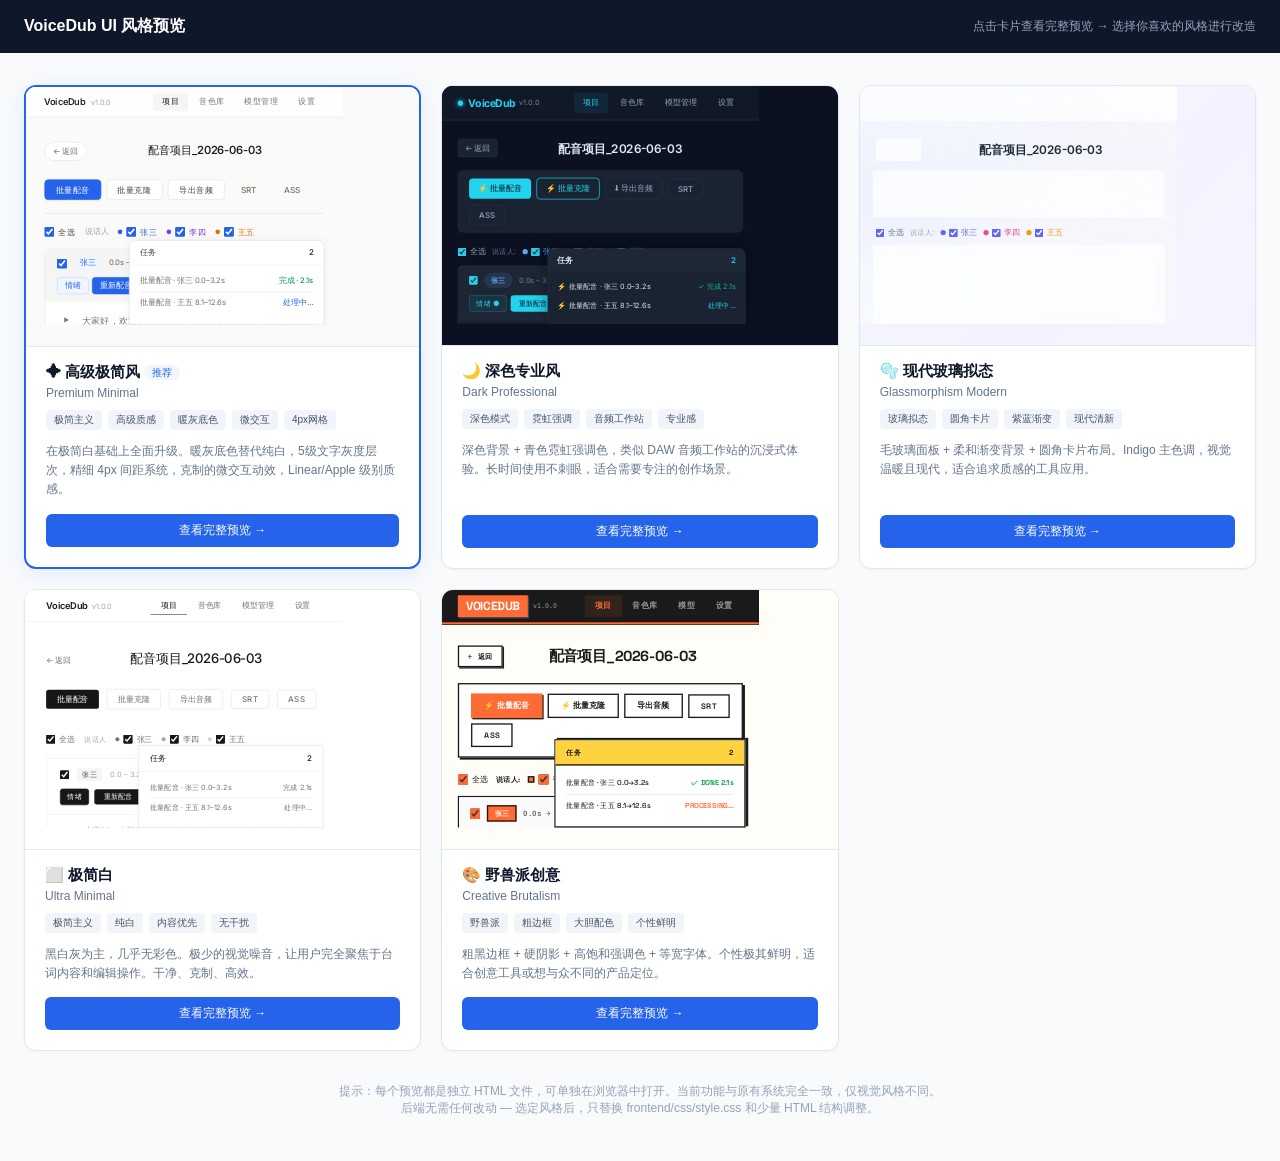
<file: frontend/previews/index.html>
<!DOCTYPE html>
<html lang="zh-CN">
<head>
<meta charset="UTF-8">
<meta name="viewport" content="width=device-width, initial-scale=1.0">
<title>VoiceDub UI 风格预览 — 选择器</title>
<style>
  * { box-sizing: border-box; margin: 0; padding: 0; }
  body {
    font-family: 'Inter', -apple-system, BlinkMacSystemFont, sans-serif;
    background: #F8FAFC; color: #0F172A; font-size: 14px;
    min-height: 100vh; display: flex; flex-direction: column;
  }
  header {
    background: #0F172A; color: #fff; padding: 16px 24px;
    display: flex; align-items: center; justify-content: space-between;
  }
  header h1 { font-size: 16px; font-weight: 600; }
  header span { font-size: 12px; color: #94A3B8; }
  main {
    flex: 1; padding: 32px 24px; max-width: 1400px; margin: 0 auto;
    display: grid; grid-template-columns: repeat(auto-fit, minmax(320px, 1fr));
    gap: 20px; width: 100%;
  }
  .card {
    background: #fff; border: 1px solid #E2E8F0; border-radius: 12px;
    overflow: hidden; box-shadow: 0 1px 3px rgba(0,0,0,0.04);
    transition: all 0.2s; cursor: pointer; text-decoration: none; color: inherit;
    display: flex; flex-direction: column;
  }
  .card:hover { box-shadow: 0 4px 24px rgba(0,0,0,0.08); transform: translateY(-2px); }
  .card-thumb {
    height: 260px; overflow: hidden; border-bottom: 1px solid #E2E8F0;
    position: relative;
  }
  .card-thumb iframe {
    width: 480px; height: 360px; border: none;
    transform: scale(0.66); transform-origin: top left;
    pointer-events: none;
  }
  .card-body { padding: 16px 20px 20px; flex: 1; display: flex; flex-direction: column; }
  .card-body h3 { font-size: 15px; font-weight: 600; margin-bottom: 4px; }
  .card-body .subtitle { font-size: 12px; color: #64748B; margin-bottom: 10px; }
  .card-body .tags { display: flex; gap: 6px; flex-wrap: wrap; margin-bottom: 12px; }
  .tag {
    font-size: 10px; padding: 3px 8px; border-radius: 4px; font-weight: 500;
    background: #F1F5F9; color: #475569;
  }
  .card-body p { font-size: 12px; color: #64748B; line-height: 1.6; flex: 1; }
  .card-body .btn {
    margin-top: 14px; display: inline-block; padding: 8px 18px;
    background: #2563EB; color: #fff; border-radius: 6px; font-size: 12px;
    font-weight: 500; text-decoration: none; text-align: center; transition: all 0.15s;
  }
  .card-body .btn:hover { background: #1D4ED8; }
  .note {
    grid-column: 1 / -1; text-align: center; padding: 12px;
    color: #94A3B8; font-size: 12px;
  }
</style>
</head>
<body>
<header>
  <h1>VoiceDub UI 风格预览</h1>
  <span>点击卡片查看完整预览 → 选择你喜欢的风格进行改造</span>
</header>
<main>
  <a class="card" href="preview-premium-minimal.html" target="_blank" style="border:2px solid #2563EB;box-shadow:0 4px 20px rgba(37,99,235,.1)">
    <div class="card-thumb" style="background:#FAFAF9">
      <iframe src="preview-premium-minimal.html" scrolling="no"></iframe>
    </div>
    <div class="card-body">
      <h3>✦ 高级极简风 <span style="font-size:10px;background:#EFF6FF;color:#2563EB;padding:2px 8px;border-radius:10px;font-weight:500;vertical-align:middle">推荐</span></h3>
      <div class="subtitle">Premium Minimal</div>
      <div class="tags">
        <span class="tag">极简主义</span><span class="tag">高级质感</span><span class="tag">暖灰底色</span><span class="tag">微交互</span><span class="tag">4px网格</span>
      </div>
      <p>在极简白基础上全面升级。暖灰底色替代纯白，5级文字灰度层次，精细 4px 间距系统，克制的微交互动效，Linear/Apple 级别质感。</p>
      <span class="btn">查看完整预览 →</span>
    </div>
  </a>

  <a class="card" href="preview-dark-pro.html" target="_blank">
    <div class="card-thumb" style="background:#0B1121">
      <iframe src="preview-dark-pro.html" scrolling="no"></iframe>
    </div>
    <div class="card-body">
      <h3>🌙 深色专业风</h3>
      <div class="subtitle">Dark Professional</div>
      <div class="tags">
        <span class="tag">深色模式</span><span class="tag">霓虹强调</span><span class="tag">音频工作站</span><span class="tag">专业感</span>
      </div>
      <p>深色背景 + 青色霓虹强调色，类似 DAW 音频工作站的沉浸式体验。长时间使用不刺眼，适合需要专注的创作场景。</p>
      <span class="btn">查看完整预览 →</span>
    </div>
  </a>

  <a class="card" href="preview-glassmorphism.html" target="_blank">
    <div class="card-thumb" style="background:linear-gradient(135deg,#F0F4FF,#F5F3FF)">
      <iframe src="preview-glassmorphism.html" scrolling="no"></iframe>
    </div>
    <div class="card-body">
      <h3>🫧 现代玻璃拟态</h3>
      <div class="subtitle">Glassmorphism Modern</div>
      <div class="tags">
        <span class="tag">玻璃拟态</span><span class="tag">圆角卡片</span><span class="tag">紫蓝渐变</span><span class="tag">现代清新</span>
      </div>
      <p>毛玻璃面板 + 柔和渐变背景 + 圆角卡片布局。Indigo 主色调，视觉温暖且现代，适合追求质感的工具应用。</p>
      <span class="btn">查看完整预览 →</span>
    </div>
  </a>

  <a class="card" href="preview-minimal.html" target="_blank">
    <div class="card-thumb" style="background:#FFFFFF">
      <iframe src="preview-minimal.html" scrolling="no"></iframe>
    </div>
    <div class="card-body">
      <h3>⬜ 极简白</h3>
      <div class="subtitle">Ultra Minimal</div>
      <div class="tags">
        <span class="tag">极简主义</span><span class="tag">纯白</span><span class="tag">内容优先</span><span class="tag">无干扰</span>
      </div>
      <p>黑白灰为主，几乎无彩色。极少的视觉噪音，让用户完全聚焦于台词内容和编辑操作。干净、克制、高效。</p>
      <span class="btn">查看完整预览 →</span>
    </div>
  </a>

  <a class="card" href="preview-brutalist.html" target="_blank">
    <div class="card-thumb" style="background:#FFFDF7">
      <iframe src="preview-brutalist.html" scrolling="no"></iframe>
    </div>
    <div class="card-body">
      <h3>🎨 野兽派创意</h3>
      <div class="subtitle">Creative Brutalism</div>
      <div class="tags">
        <span class="tag">野兽派</span><span class="tag">粗边框</span><span class="tag">大胆配色</span><span class="tag">个性鲜明</span>
      </div>
      <p>粗黑边框 + 硬阴影 + 高饱和强调色 + 等宽字体。个性极其鲜明，适合创意工具或想与众不同的产品定位。</p>
      <span class="btn">查看完整预览 →</span>
    </div>
  </a>

  <div class="note">
    提示：每个预览都是独立 HTML 文件，可单独在浏览器中打开。当前功能与原有系统完全一致，仅视觉风格不同。<br>
    后端无需任何改动 — 选定风格后，只替换 frontend/css/style.css 和少量 HTML 结构调整。
  </div>
</main>
</body>
</html>
</file>
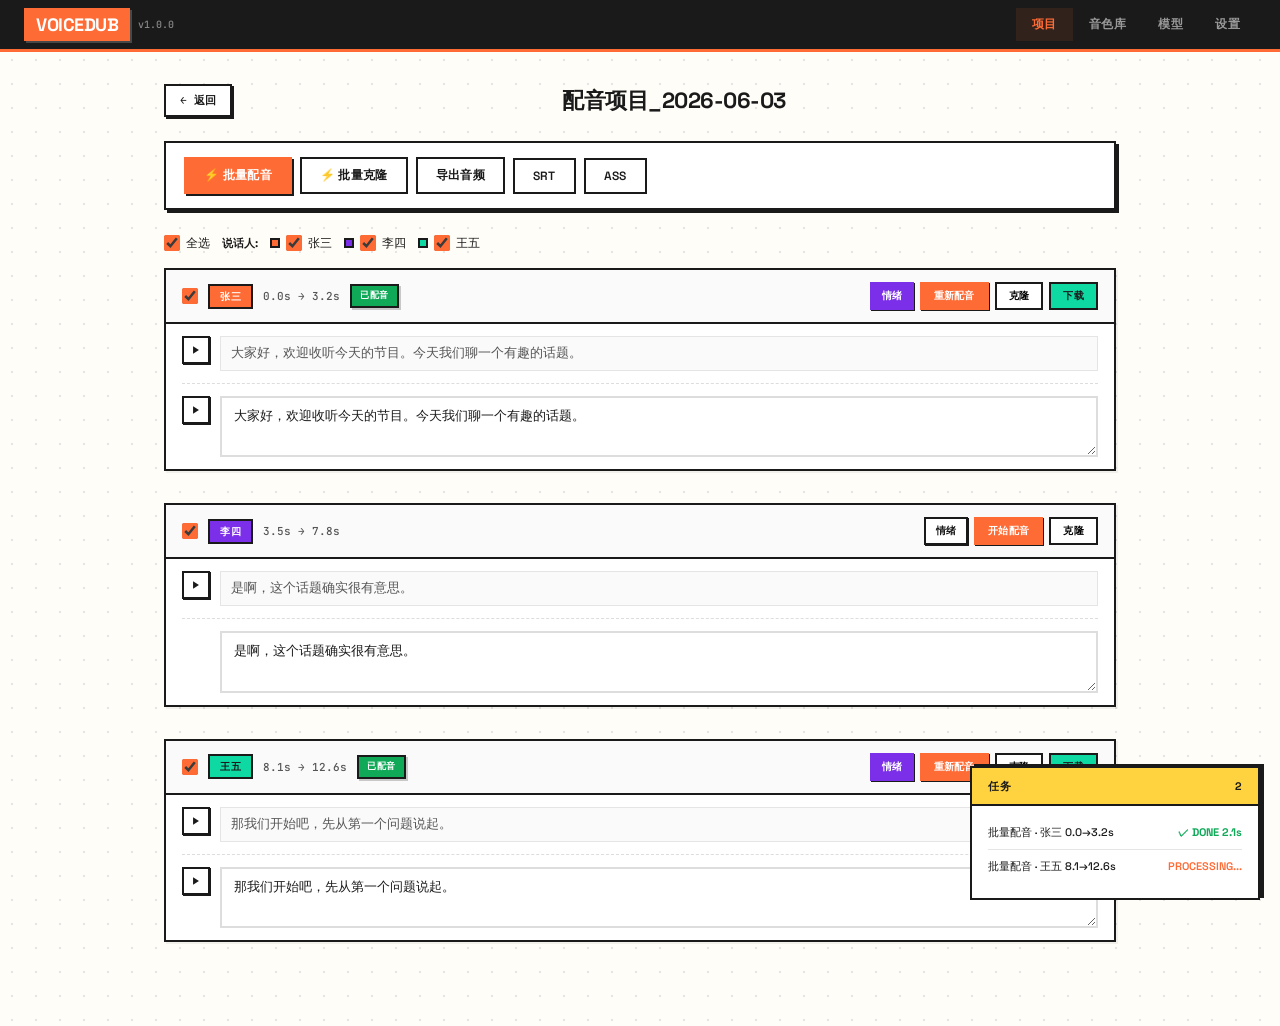
<file: frontend/previews/preview-brutalist.html>
<!DOCTYPE html>
<html lang="zh-CN">
<head>
<meta charset="UTF-8">
<meta name="viewport" content="width=device-width, initial-scale=1.0">
<title>VoiceDub — 野兽派创意风</title>
<link href="https://fonts.googleapis.com/css2?family=Space+Grotesk:wght@400;500;600;700&family=JetBrains+Mono:wght@400;500&display=swap" rel="stylesheet">
<style>
  :root {
    --bg: #FFFDF7; --surface: #FFFFFF;
    --border: #1A1A1A;
    --text: #1A1A1A; --text2: #555; --text3: #888;
    --accent: #FF6B35; --accent2: #E55A2B;
    --success: #0FA958; --danger: #E03A3A;
    --yellow: #FFD23F; --purple: #7B2FE8; --teal: #0ED9A3;
    --shadow-brutal: 3px 3px 0 #1A1A1A;
    --shadow-brutal-sm: 2px 2px 0 #1A1A1A;
  }
  *, *::before, *::after { box-sizing: border-box; margin: 0; padding: 0; }
  body {
    font-family: 'Space Grotesk', 'Inter', sans-serif;
    background: var(--bg);
    color: var(--text); font-size: 14px; line-height: 1.5;
    min-height: 100vh;
    background-image: radial-gradient(circle, #E5E5E5 1px, transparent 1px);
    background-size: 24px 24px;
  }

  /* Top Bar */
  #topbar {
    background: var(--text); border-bottom: 3px solid var(--accent);
    display: flex; align-items: center; justify-content: space-between;
    padding: 0 24px; height: 52px; position: sticky; top: 0; z-index: 100;
  }
  #brand {
    color: #fff; font-weight: 700; font-size: 18px; cursor: pointer;
    letter-spacing: -0.5px; background: var(--accent); padding: 3px 12px;
    box-shadow: 2px 2px 0 rgba(255,255,255,0.2);
  }
  #version { font-size: 10px; color: #888; font-weight: 500; margin-left: 8px; font-family: 'JetBrains Mono', monospace; }
  #topbar nav { display: flex; gap: 0; }
  #topbar nav button {
    font-size: 12px; font-weight: 600; color: #999; background: transparent;
    border: none; padding: 8px 16px; cursor: pointer; font-family: inherit;
    text-transform: uppercase; letter-spacing: 0.5px; transition: all 0.1s;
  }
  #topbar nav button:hover { color: #fff; }
  #topbar nav button.active { color: var(--accent); background: rgba(255,107,53,0.1); }

  main { max-width: 1000px; margin: 0 auto; padding: 32px 24px 80px; }

  .page-header { display: flex; align-items: center; justify-content: space-between; margin-bottom: 24px; }
  .page-header h2 { font-size: 22px; font-weight: 700; letter-spacing: -0.5px; }
  .back-link {
    font-size: 11px; font-weight: 600; color: var(--text); cursor: pointer;
    padding: 6px 14px; border: 2px solid var(--border); background: #fff;
    box-shadow: var(--shadow-brutal-sm); transition: all 0.1s;
    font-family: 'JetBrains Mono', monospace; text-transform: uppercase;
  }
  .back-link:hover { background: var(--yellow); transform: translate(-1px, -1px); box-shadow: 4px 4px 0 var(--border); }
  .back-link:active { transform: translate(1px, 1px); box-shadow: 1px 1px 0 var(--border); }

  /* Status Bar */
  .status-bar {
    background: #fff; border: 2px solid var(--border); box-shadow: var(--shadow-brutal);
    padding: 14px 18px; margin-bottom: 24px; display: flex; gap: 8px; flex-wrap: wrap; align-items: center;
  }
  .btn {
    font-size: 12px; font-weight: 600; padding: 8px 18px; cursor: pointer;
    font-family: inherit; border: 2px solid var(--border); transition: all 0.1s;
    display: inline-flex; align-items: center; gap: 5px; text-transform: uppercase;
    letter-spacing: 0.3px; background: #fff;
  }
  .btn-accent { background: var(--accent); color: #fff; border-color: var(--accent); box-shadow: var(--shadow-brutal-sm); }
  .btn-accent:hover { background: var(--accent2); border-color: var(--accent2); transform: translate(-1px, -1px); box-shadow: 4px 4px 0 var(--border); }
  .btn-accent:active { transform: translate(1px, 1px); box-shadow: 1px 1px 0 var(--border); }
  .btn-outline { background: #fff; color: var(--text); }
  .btn-outline:hover { background: var(--yellow); transform: translate(-1px, -1px); box-shadow: 4px 4px 0 var(--border); }
  .btn-outline:active { transform: translate(1px, 1px); box-shadow: 1px 1px 0 var(--border); }
  .btn-ghost { background: transparent; border-color: transparent; color: var(--text2); font-weight: 500; }
  .btn-ghost:hover { background: #F5F5F5; }

  .speaker-filter { display: flex; gap: 12px; align-items: center; margin-bottom: 16px; flex-wrap: wrap; font-size: 12px; }
  .speaker-filter label { display: flex; align-items: center; gap: 6px; cursor: pointer; color: var(--text); margin: 0; font-weight: 500; font-size: 12px; }
  .speaker-dot { width: 10px; height: 10px; border: 2px solid var(--border); display: inline-block; }
  input[type="checkbox"] {
    accent-color: var(--accent); width: 16px; height: 16px;
    border: 2px solid var(--border);
  }

  /* Segment Card */
  .segment-card {
    background: #fff; border: 2px solid var(--border);
    margin-bottom: 4px; transition: all 0.1s;
    box-shadow: 2px 2px 0 rgba(0,0,0,0.05);
  }
  .segment-card:hover { box-shadow: 4px 4px 0 rgba(0,0,0,0.1); transform: translate(-1px, -1px); }
  .seg-header {
    display: flex; align-items: center; gap: 10px; padding: 12px 16px;
    border-bottom: 2px solid var(--border); flex-wrap: wrap;
    background: #FAFAFA;
  }
  .seg-speaker {
    font-size: 10px; font-weight: 700; padding: 3px 10px;
    letter-spacing: 0.5px; text-transform: uppercase;
    border: 2px solid var(--border);
  }
  .seg-time { font-size: 11px; font-weight: 500; font-family: 'JetBrains Mono', monospace; color: var(--text2); }
  .seg-badge {
    font-size: 9px; font-weight: 700; padding: 3px 8px; text-transform: uppercase;
    letter-spacing: 0.5px; background: var(--success); color: #fff; border: 2px solid var(--border);
    box-shadow: 2px 2px 0 rgba(0,0,0,0.2);
  }
  .seg-spacer { flex: 1; }
  .seg-actions { display: flex; gap: 6px; align-items: center; }
  .btn-sm {
    font-size: 10px; padding: 5px 12px; font-weight: 600;
    cursor: pointer; font-family: inherit; border: 2px solid var(--border);
    transition: all 0.1s; text-transform: uppercase; letter-spacing: 0.3px;
    background: #fff;
  }
  .btn-sm.accent { background: var(--accent); color: #fff; border-color: var(--accent); box-shadow: 1px 1px 0 var(--border); }
  .btn-sm.accent:hover { transform: translate(-1px, -1px); box-shadow: 3px 3px 0 var(--border); }
  .btn-sm.accent:active { transform: translate(1px, 1px); box-shadow: 0px 0px 0 var(--border); }
  .btn-sm.outline { background: #fff; }
  .btn-sm.outline:hover { background: var(--yellow); transform: translate(-1px, -1px); box-shadow: 3px 3px 0 var(--border); }
  .btn-sm.outline:active { transform: translate(1px, 1px); box-shadow: 0px 0px 0 var(--border); }
  .btn-sm.success { background: var(--teal); color: #1A1A1A; border-color: var(--border); font-weight: 700; }
  .btn-sm.ghost { background: transparent; border-color: transparent; font-weight: 500; text-transform: none; }
  .btn-sm.ghost:hover { background: #F0F0F0; }

  .seg-body { display: flex; flex-direction: column; gap: 0; padding: 0 16px; }
  .text-row { display: flex; gap: 10px; align-items: flex-start; padding: 12px 0; border-bottom: 1px dashed #DDD; }
  .text-row:last-child { border-bottom: none; }
  .play-dot {
    width: 28px; height: 28px; display: flex; align-items: center; justify-content: center;
    cursor: pointer; flex-shrink: 0; background: #fff; border: 2px solid var(--border);
    transition: all 0.1s; box-shadow: 1px 1px 0 var(--border);
  }
  .play-dot:hover { background: var(--accent); color: #fff; border-color: var(--accent); transform: translate(-1px, -1px); box-shadow: 3px 3px 0 var(--border); }
  .play-dot:active { transform: translate(1px, 1px); box-shadow: 0px 0px 0 var(--border); }
  .play-dot svg { width: 10px; height: 10px; fill: currentColor; }
  .text-orig {
    flex: 1; padding: 6px 10px; font-size: 13px; color: var(--text2); line-height: 1.6; word-break: break-word;
    background: #FAFAFA; border: 1px solid #E5E5E5;
  }
  textarea.text-edit {
    flex: 1; padding: 8px 12px; font-size: 13px; color: var(--text); font-family: inherit;
    resize: vertical; min-height: 36px; line-height: 1.6;
    border: 2px solid #DDD; background: #fff; outline: none; font-weight: 500;
  }
  textarea.text-edit:focus { border-color: var(--border); box-shadow: 3px 3px 0 rgba(0,0,0,0.1); }

  .seg-between {
    height: 28px; display: flex; align-items: center; justify-content: center;
    opacity: 0; transition: opacity 0.1s;
  }
  .seg-between:hover { opacity: 1; }
  .seg-between-inner { display: flex; gap: 8px; }

  .emo-btn {
    font-size: 10px; padding: 5px 10px; border: 2px solid var(--border);
    background: #fff; color: var(--text); cursor: pointer; font-family: inherit;
    transition: all 0.1s; font-weight: 600; text-transform: uppercase;
    box-shadow: 1px 1px 0 var(--border);
  }
  .emo-btn.active { background: var(--purple); color: #fff; border-color: var(--purple); }
  .emo-btn:hover { transform: translate(-1px, -1px); box-shadow: 3px 3px 0 var(--border); }

  #task-panel {
    position: fixed; bottom: 0; right: 20px; width: 290px;
    background: #fff; border: 2px solid var(--border);
    box-shadow: 4px -2px 0 var(--border); z-index: 100; font-size: 12px;
  }
  #task-panel-header {
    padding: 10px 16px; cursor: pointer; display: flex; justify-content: space-between;
    font-weight: 700; border-bottom: 2px solid var(--border); user-select: none;
    background: var(--yellow); text-transform: uppercase; letter-spacing: 0.5px;
    font-size: 11px;
  }
  #task-panel-body { padding: 10px 16px 16px; max-height: 200px; overflow-y: auto; }
  .task-item { padding: 8px 0; font-size: 11px; border-bottom: 1px solid #E5E5E5; display: flex; justify-content: space-between; font-weight: 500; }
  .task-item:last-child { border-bottom: none; }
</style>
</head>
<body>

<header id="topbar">
  <div style="display:flex;align-items:center">
    <span id="brand">VOICEDUB</span>
    <span id="version">v1.0.0</span>
  </div>
  <nav>
    <button class="active">项目</button>
    <button>音色库</button>
    <button>模型</button>
    <button>设置</button>
  </nav>
</header>

<main>
  <div class="page-header">
    <span class="back-link">← 返回</span>
    <h2>配音项目_2026-06-03</h2>
    <div></div>
  </div>

  <div class="status-bar">
    <button class="btn btn-accent">⚡ 批量配音</button>
    <button class="btn btn-outline">⚡ 批量克隆</button>
    <button class="btn btn-outline">导出音频</button>
    <button class="btn btn-outline">SRT</button>
    <button class="btn btn-outline">ASS</button>
  </div>

  <div class="speaker-filter">
    <label><input type="checkbox" checked> 全选</label>
    <span style="font-weight:700;font-size:11px">说话人:</span>
    <label><span class="speaker-dot" style="background:#FF6B35"></span> <input type="checkbox" checked> 张三</label>
    <label><span class="speaker-dot" style="background:#7B2FE8"></span> <input type="checkbox" checked> 李四</label>
    <label><span class="speaker-dot" style="background:#0ED9A3"></span> <input type="checkbox" checked> 王五</label>
  </div>

  <div id="segments">
    <div class="segment-card">
      <div class="seg-header">
        <input type="checkbox" class="seg-checkbox" checked>
        <span class="seg-speaker" style="background:#FF6B35;color:#fff">张三</span>
        <span class="seg-time">0.0s → 3.2s</span>
        <span class="seg-badge">已配音</span>
        <span class="seg-spacer"></span>
        <div class="seg-actions">
          <button class="emo-btn active">情绪</button>
          <button class="btn-sm accent">重新配音</button>
          <button class="btn-sm outline">克隆</button>
          <button class="btn-sm success">下载</button>
        </div>
      </div>
      <div class="seg-body">
        <div class="text-row">
          <span class="play-dot"><svg viewBox="0 0 24 24"><polygon points="5,3 19,12 5,21"/></svg></span>
          <div class="text-orig">大家好，欢迎收听今天的节目。今天我们聊一个有趣的话题。</div>
        </div>
        <div class="text-row">
          <span class="play-dot"><svg viewBox="0 0 24 24"><polygon points="5,3 19,12 5,21"/></svg></span>
          <textarea class="text-edit">大家好，欢迎收听今天的节目。今天我们聊一个有趣的话题。</textarea>
        </div>
      </div>
    </div>

    <div class="seg-between"><div class="seg-between-inner"><button class="btn-sm ghost">+ 插入</button><button class="btn-sm ghost">合并</button></div></div>

    <div class="segment-card">
      <div class="seg-header">
        <input type="checkbox" class="seg-checkbox" checked>
        <span class="seg-speaker" style="background:#7B2FE8;color:#fff">李四</span>
        <span class="seg-time">3.5s → 7.8s</span>
        <span class="seg-spacer"></span>
        <div class="seg-actions">
          <button class="emo-btn">情绪</button>
          <button class="btn-sm accent">开始配音</button>
          <button class="btn-sm outline">克隆</button>
        </div>
      </div>
      <div class="seg-body">
        <div class="text-row">
          <span class="play-dot"><svg viewBox="0 0 24 24"><polygon points="5,3 19,12 5,21"/></svg></span>
          <div class="text-orig">是啊，这个话题确实很有意思。</div>
        </div>
        <div class="text-row">
          <span class="play-dot" style="visibility:hidden"><svg viewBox="0 0 24 24"><polygon points="5,3 19,12 5,21"/></svg></span>
          <textarea class="text-edit" placeholder="编辑台词...">是啊，这个话题确实很有意思。</textarea>
        </div>
      </div>
    </div>

    <div class="seg-between"><div class="seg-between-inner"><button class="btn-sm ghost">+ 插入</button><button class="btn-sm ghost">合并</button></div></div>

    <div class="segment-card">
      <div class="seg-header">
        <input type="checkbox" class="seg-checkbox" checked>
        <span class="seg-speaker" style="background:#0ED9A3;color:#1A1A1A">王五</span>
        <span class="seg-time">8.1s → 12.6s</span>
        <span class="seg-badge">已配音</span>
        <span class="seg-spacer"></span>
        <div class="seg-actions">
          <button class="emo-btn active">情绪</button>
          <button class="btn-sm accent">重新配音</button>
          <button class="btn-sm outline">克隆</button>
          <button class="btn-sm success">下载</button>
        </div>
      </div>
      <div class="seg-body">
        <div class="text-row">
          <span class="play-dot"><svg viewBox="0 0 24 24"><polygon points="5,3 19,12 5,21"/></svg></span>
          <div class="text-orig">那我们开始吧，先从第一个问题说起。</div>
        </div>
        <div class="text-row">
          <span class="play-dot"><svg viewBox="0 0 24 24"><polygon points="5,3 19,12 5,21"/></svg></span>
          <textarea class="text-edit">那我们开始吧，先从第一个问题说起。</textarea>
        </div>
      </div>
    </div>
  </div>
</main>

<div id="task-panel">
  <div id="task-panel-header"><span>任务</span><span>2</span></div>
  <div id="task-panel-body">
    <div class="task-item"><span>批量配音 · 张三 0.0→3.2s</span><span style="color:var(--success);font-weight:700">✓ DONE 2.1s</span></div>
    <div class="task-item"><span>批量配音 · 王五 8.1→12.6s</span><span style="color:var(--accent);font-weight:600">PROCESSING...</span></div>
  </div>
</div>

</body>
</html>
</file>
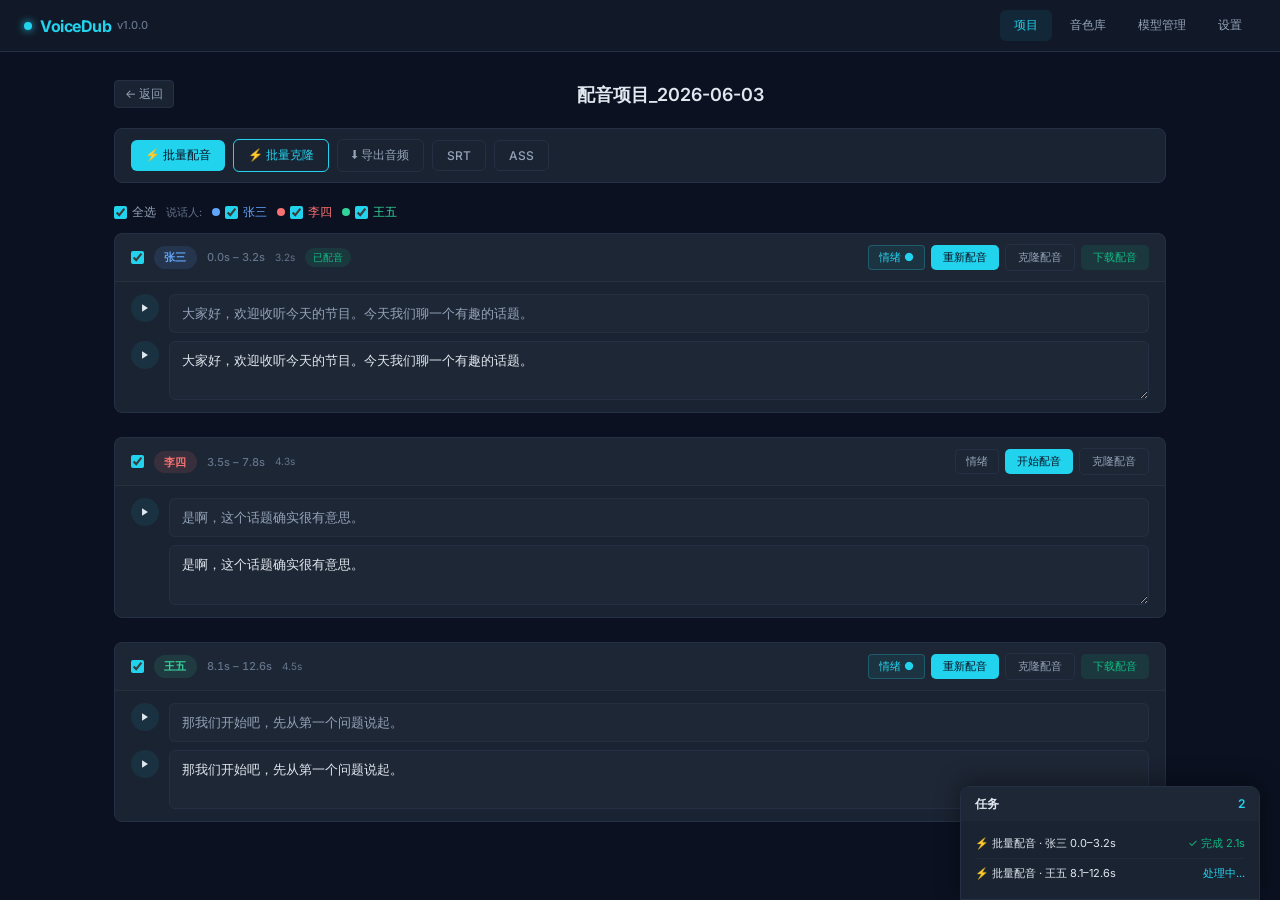
<file: frontend/previews/preview-dark-pro.html>
<!DOCTYPE html>
<html lang="zh-CN">
<head>
<meta charset="UTF-8">
<meta name="viewport" content="width=device-width, initial-scale=1.0">
<title>VoiceDub — 深色专业风</title>
<link href="https://fonts.googleapis.com/css2?family=Inter:wght@400;500;600;700&display=swap" rel="stylesheet">
<style>
  :root {
    --bg: #0B1121; --bg2: #111827; --surface: #1A2332;
    --border: #243044; --border-hover: #334155;
    --text: #E2E8F0; --text2: #94A3B8; --text3: #64748B;
    --accent: #22D3EE; --accent2: #06B6D4; --accent-bg: rgba(34,211,238,0.08);
    --success: #10B981; --warning: #F59E0B; --danger: #EF4444;
    --radius: 8px; --radius-sm: 6px;
    --shadow: 0 1px 3px rgba(0,0,0,0.3);
  }
  *, *::before, *::after { box-sizing: border-box; margin: 0; padding: 0; }
  body {
    font-family: 'Inter', -apple-system, BlinkMacSystemFont, sans-serif;
    background: var(--bg); color: var(--text); font-size: 14px; line-height: 1.5;
    min-height: 100vh;
  }
  /* Top Bar */
  #topbar {
    background: var(--bg2); border-bottom: 1px solid var(--border);
    display: flex; align-items: center; justify-content: space-between;
    padding: 0 24px; height: 52px; position: sticky; top: 0; z-index: 100;
  }
  #brand { color: var(--accent); font-weight: 700; font-size: 16px; cursor: pointer; letter-spacing: -0.5px; display: flex; align-items: center; gap: 8px; }
  #brand::before { content: ''; width: 8px; height: 8px; background: var(--accent); border-radius: 50%; box-shadow: 0 0 8px var(--accent); }
  #version { font-size: 11px; color: var(--text3); font-weight: 500; }
  #topbar nav { display: flex; gap: 4px; }
  #topbar nav button {
    font-size: 12px; font-weight: 500; color: var(--text2); background: transparent;
    border: none; border-radius: 6px; padding: 7px 14px; cursor: pointer; font-family: inherit;
    transition: all 0.15s;
  }
  #topbar nav button:hover { background: rgba(255,255,255,0.05); color: #fff; }
  #topbar nav button.active { background: var(--accent-bg); color: var(--accent); }

  main { max-width: 1100px; margin: 0 auto; padding: 28px 24px 60px; }

  /* Page Header */
  .page-header { display: flex; align-items: center; justify-content: space-between; margin-bottom: 20px; }
  .page-header h2 { font-size: 18px; font-weight: 600; }
  .back-link { font-size: 12px; color: var(--text2); cursor: pointer; padding: 4px 10px; border: 1px solid var(--border); border-radius: 4px; background: var(--surface); transition: all 0.15s; }
  .back-link:hover { border-color: var(--border-hover); color: #fff; }

  /* Status Bar */
  .status-bar {
    background: var(--surface); border: 1px solid var(--border); border-radius: var(--radius);
    padding: 10px 16px; margin-bottom: 20px; display: flex; gap: 8px; flex-wrap: wrap; align-items: center;
  }
  .btn { font-size: 12px; font-weight: 500; padding: 7px 14px; border-radius: 6px; cursor: pointer; font-family: inherit; border: none; transition: all 0.15s; display: inline-flex; align-items: center; gap: 5px; }
  .btn-accent { background: var(--accent); color: #0B1121; }
  .btn-accent:hover { background: var(--accent2); box-shadow: 0 0 16px rgba(34,211,238,0.3); }
  .btn-outline { background: transparent; border: 1px solid var(--border); color: var(--text2); }
  .btn-outline:hover { border-color: var(--border-hover); color: #fff; background: rgba(255,255,255,0.03); }
  .btn-ghost { background: transparent; color: var(--text2); }
  .btn-ghost:hover { color: #fff; }

  /* Speaker Filter */
  .speaker-filter { display: flex; gap: 10px; align-items: center; margin-bottom: 12px; flex-wrap: wrap; font-size: 12px; }
  .speaker-filter label { display: flex; align-items: center; gap: 5px; cursor: pointer; color: var(--text2); margin: 0; }
  .speaker-dot { width: 8px; height: 8px; border-radius: 50%; display: inline-block; }

  /* Checkbox */
  input[type="checkbox"] { accent-color: var(--accent); }

  /* Segment Card */
  .segment-card {
    background: var(--surface); border: 1px solid var(--border); border-radius: var(--radius);
    margin-bottom: 4px; transition: border-color 0.15s;
  }
  .segment-card:hover { border-color: var(--border-hover); }
  .seg-header {
    display: flex; align-items: center; gap: 10px; padding: 10px 16px;
    border-bottom: 1px solid rgba(255,255,255,0.04); flex-wrap: wrap;
    background: rgba(255,255,255,0.01);
  }
  .seg-checkbox { flex-shrink: 0; }
  .seg-speaker {
    font-size: 11px; font-weight: 600; padding: 3px 10px; border-radius: 12px;
    letter-spacing: 0.3px;
  }
  .seg-time { font-size: 11px; color: var(--text3); font-weight: 500; font-variant-numeric: tabular-nums; }
  .seg-duration { font-size: 10px; color: var(--text3); }
  .seg-badge {
    font-size: 10px; background: rgba(16,185,129,0.12); color: var(--success);
    padding: 2px 8px; border-radius: 10px; font-weight: 500;
  }
  .seg-spacer { flex: 1; }
  .seg-actions { display: flex; gap: 6px; align-items: center; }
  .btn-sm {
    font-size: 11px; padding: 5px 12px; border-radius: 5px; font-weight: 500;
    cursor: pointer; font-family: inherit; border: none; transition: all 0.15s;
  }
  .btn-sm.accent { background: var(--accent); color: #0B1121; }
  .btn-sm.accent:hover { box-shadow: 0 0 12px rgba(34,211,238,0.25); }
  .btn-sm.outline { background: transparent; border: 1px solid var(--border); color: var(--text2); }
  .btn-sm.outline:hover { border-color: var(--border-hover); color: #fff; }
  .btn-sm.success { background: rgba(16,185,129,0.12); color: var(--success); }
  .btn-sm.success:hover { background: rgba(16,185,129,0.2); }
  .btn-sm.ghost { color: var(--text2); background: transparent; padding: 4px 8px; }

  .seg-body { display: flex; flex-direction: column; gap: 8px; padding: 12px 16px; }
  .text-row { display: flex; gap: 10px; align-items: flex-start; }
  .play-dot {
    width: 28px; height: 28px; border-radius: 50%; display: flex; align-items: center; justify-content: center;
    cursor: pointer; flex-shrink: 0; background: rgba(34,211,238,0.08); transition: all 0.15s;
  }
  .play-dot:hover { background: var(--accent); color: #0B1121; }
  .play-dot svg { width: 10px; height: 10px; fill: currentColor; }
  .text-orig {
    flex: 1; padding: 8px 12px; background: rgba(255,255,255,0.02);
    border: 1px solid rgba(255,255,255,0.04); border-radius: 6px;
    font-size: 13px; color: var(--text2); line-height: 1.6; word-break: break-word;
  }
  textarea.text-edit {
    flex: 1; padding: 8px 12px; background: rgba(255,255,255,0.02);
    border: 1px solid var(--border); border-radius: 6px;
    font-size: 13px; color: var(--text); font-family: inherit;
    resize: vertical; min-height: 36px; line-height: 1.6;
  }
  textarea.text-edit:focus { outline: none; border-color: var(--accent); box-shadow: 0 0 0 3px rgba(34,211,238,0.08); }

  /* Between-segment insert zone */
  .seg-between {
    height: 20px; display: flex; align-items: center; justify-content: center;
    opacity: 0; transition: opacity 0.15s;
  }
  .seg-between:hover { opacity: 1; }
  .seg-between-inner { display: flex; gap: 6px; }

  /* Emotion dropdown (mini) */
  .emo-btn {
    font-size: 11px; padding: 4px 10px; border-radius: 4px; border: 1px solid var(--border);
    background: transparent; color: var(--text2); cursor: pointer; font-family: inherit;
    transition: all 0.15s;
  }
  .emo-btn.active { background: var(--accent-bg); color: var(--accent); border-color: rgba(34,211,238,0.25); }

  /* Task Panel */
  #task-panel {
    position: fixed; bottom: 0; right: 20px; width: 300px;
    background: var(--surface); border: 1px solid var(--border);
    border-radius: 10px 10px 0 0; box-shadow: 0 -4px 24px rgba(0,0,0,0.4); z-index: 100;
    font-size: 12px;
  }
  #task-panel-header {
    padding: 8px 14px; cursor: pointer; display: flex; justify-content: space-between;
    font-weight: 600; border-radius: 10px 10px 0 0;
    background: rgba(255,255,255,0.02); user-select: none;
  }
  #task-panel-body { padding: 8px 14px 12px; max-height: 200px; overflow-y: auto; }
  .task-item { padding: 6px 0; font-size: 11px; border-bottom: 1px solid rgba(255,255,255,0.03); display: flex; justify-content: space-between; }
  .task-item:last-child { border-bottom: none; }

  /* Scrollbar */
  ::-webkit-scrollbar { width: 6px; }
  ::-webkit-scrollbar-track { background: transparent; }
  ::-webkit-scrollbar-thumb { background: var(--border); border-radius: 3px; }
</style>
</head>
<body>

<header id="topbar">
  <div style="display:flex;align-items:center;gap:6px">
    <span id="brand">VoiceDub</span>
    <span id="version">v1.0.0</span>
  </div>
  <nav>
    <button class="active">项目</button>
    <button>音色库</button>
    <button>模型管理</button>
    <button>设置</button>
  </nav>
</header>

<main>
  <div class="page-header">
    <span class="back-link">← 返回</span>
    <h2>配音项目_2026-06-03</h2>
    <div></div>
  </div>

  <div class="status-bar">
    <button class="btn btn-accent">⚡ 批量配音</button>
    <button class="btn btn-accent" style="background:transparent;border:1px solid var(--accent);color:var(--accent);">⚡ 批量克隆</button>
    <button class="btn btn-outline">⬇ 导出音频</button>
    <button class="btn btn-outline">SRT</button>
    <button class="btn btn-outline">ASS</button>
  </div>

  <div class="speaker-filter">
    <label><input type="checkbox" checked> 全选</label>
    <span style="color:var(--text3);font-size:11px">说话人:</span>
    <label style="color:#60A5FA"><span class="speaker-dot" style="background:#60A5FA"></span> <input type="checkbox" checked> 张三</label>
    <label style="color:#F87171"><span class="speaker-dot" style="background:#F87171"></span> <input type="checkbox" checked> 李四</label>
    <label style="color:#34D399"><span class="speaker-dot" style="background:#34D399"></span> <input type="checkbox" checked> 王五</label>
  </div>

  <div id="segments">
    <!-- Segment 1 -->
    <div class="segment-card">
      <div class="seg-header">
        <input type="checkbox" class="seg-checkbox" checked>
        <span class="seg-speaker" style="background:rgba(96,165,250,0.12);color:#60A5FA">张三</span>
        <span class="seg-time">0.0s – 3.2s</span>
        <span class="seg-duration">3.2s</span>
        <span class="seg-badge">已配音</span>
        <span class="seg-spacer"></span>
        <div class="seg-actions">
          <button class="emo-btn active">情绪 ●</button>
          <button class="btn-sm accent">重新配音</button>
          <button class="btn-sm outline">克隆配音</button>
          <button class="btn-sm success">下载配音</button>
        </div>
      </div>
      <div class="seg-body">
        <div class="text-row">
          <span class="play-dot"><svg viewBox="0 0 24 24"><polygon points="5,3 19,12 5,21"/></svg></span>
          <div class="text-orig">大家好，欢迎收听今天的节目。今天我们聊一个有趣的话题。</div>
        </div>
        <div class="text-row">
          <span class="play-dot"><svg viewBox="0 0 24 24"><polygon points="5,3 19,12 5,21"/></svg></span>
          <textarea class="text-edit">大家好，欢迎收听今天的节目。今天我们聊一个有趣的话题。</textarea>
        </div>
      </div>
    </div>

    <div class="seg-between"><div class="seg-between-inner"><button class="btn-sm ghost">+ 插入</button><button class="btn-sm ghost">⇅ 合并</button></div></div>

    <!-- Segment 2 -->
    <div class="segment-card">
      <div class="seg-header">
        <input type="checkbox" class="seg-checkbox" checked>
        <span class="seg-speaker" style="background:rgba(248,113,113,0.12);color:#F87171">李四</span>
        <span class="seg-time">3.5s – 7.8s</span>
        <span class="seg-duration">4.3s</span>
        <span class="seg-spacer"></span>
        <div class="seg-actions">
          <button class="emo-btn">情绪</button>
          <button class="btn-sm accent">开始配音</button>
          <button class="btn-sm outline">克隆配音</button>
        </div>
      </div>
      <div class="seg-body">
        <div class="text-row">
          <span class="play-dot"><svg viewBox="0 0 24 24"><polygon points="5,3 19,12 5,21"/></svg></span>
          <div class="text-orig">是啊，这个话题确实很有意思。</div>
        </div>
        <div class="text-row">
          <span class="play-dot" style="visibility:hidden"><svg viewBox="0 0 24 24"><polygon points="5,3 19,12 5,21"/></svg></span>
          <textarea class="text-edit" placeholder="编辑台词...">是啊，这个话题确实很有意思。</textarea>
        </div>
      </div>
    </div>

    <div class="seg-between"><div class="seg-between-inner"><button class="btn-sm ghost">+ 插入</button><button class="btn-sm ghost">⇅ 合并</button></div></div>

    <!-- Segment 3 -->
    <div class="segment-card">
      <div class="seg-header">
        <input type="checkbox" class="seg-checkbox" checked>
        <span class="seg-speaker" style="background:rgba(52,211,153,0.12);color:#34D399">王五</span>
        <span class="seg-time">8.1s – 12.6s</span>
        <span class="seg-duration">4.5s</span>
        <span class="seg-spacer"></span>
        <div class="seg-actions">
          <button class="emo-btn active">情绪 ●</button>
          <button class="btn-sm accent">重新配音</button>
          <button class="btn-sm outline">克隆配音</button>
          <button class="btn-sm success">下载配音</button>
        </div>
      </div>
      <div class="seg-body">
        <div class="text-row">
          <span class="play-dot"><svg viewBox="0 0 24 24"><polygon points="5,3 19,12 5,21"/></svg></span>
          <div class="text-orig">那我们开始吧，先从第一个问题说起。</div>
        </div>
        <div class="text-row">
          <span class="play-dot"><svg viewBox="0 0 24 24"><polygon points="5,3 19,12 5,21"/></svg></span>
          <textarea class="text-edit">那我们开始吧，先从第一个问题说起。</textarea>
        </div>
      </div>
    </div>
  </div>
</main>

<div id="task-panel">
  <div id="task-panel-header"><span>任务</span><span style="color:var(--accent)">2</span></div>
  <div id="task-panel-body">
    <div class="task-item"><span>⚡ 批量配音 · 张三 0.0–3.2s</span><span style="color:var(--success)">✓ 完成 2.1s</span></div>
    <div class="task-item"><span>⚡ 批量配音 · 王五 8.1–12.6s</span><span style="color:var(--accent)">处理中...</span></div>
  </div>
</div>

</body>
</html>
</file>
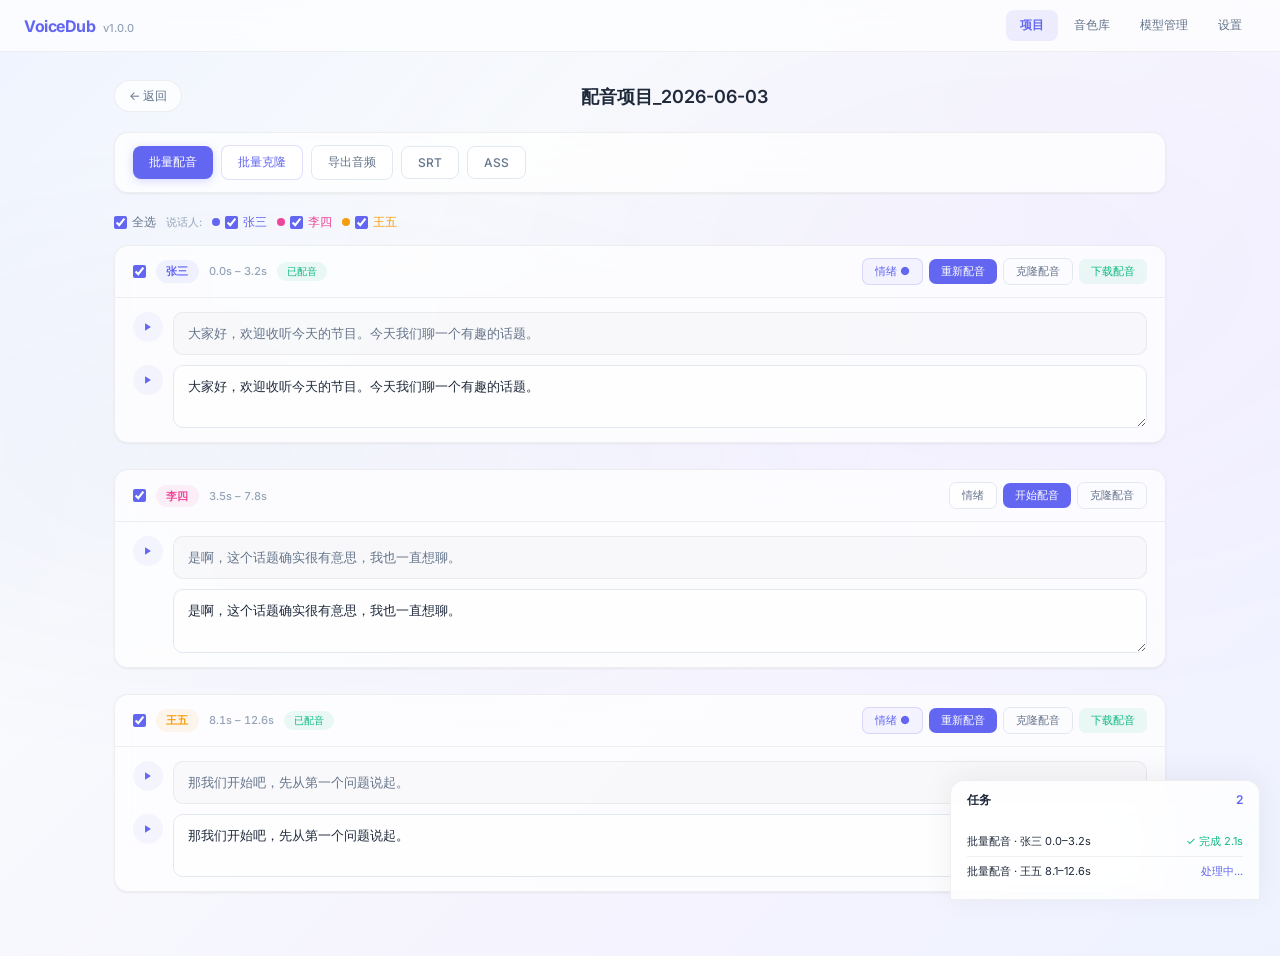
<file: frontend/previews/preview-glassmorphism.html>
<!DOCTYPE html>
<html lang="zh-CN">
<head>
<meta charset="UTF-8">
<meta name="viewport" content="width=device-width, initial-scale=1.0">
<title>VoiceDub — 现代玻璃拟态风</title>
<link href="https://fonts.googleapis.com/css2?family=Inter:wght@400;500;600;700&display=swap" rel="stylesheet">
<style>
  :root {
    --bg: #F0F4FF; --surface: rgba(255,255,255,0.72); --surface-solid: #FFFFFF;
    --border: rgba(0,0,0,0.06); --border-solid: #E2E8F0;
    --text: #1E293B; --text2: #64748B; --text3: #94A3B8;
    --accent: #6366F1; --accent2: #4F46E5; --accent-bg: rgba(99,102,241,0.06);
    --success: #10B981; --warning: #F59E0B; --danger: #EF4444;
    --radius: 14px; --radius-sm: 10px;
    --shadow-card: 0 1px 3px rgba(0,0,0,0.04), 0 1px 2px rgba(0,0,0,0.03);
    --shadow-lg: 0 8px 32px rgba(0,0,0,0.06);
  }
  *, *::before, *::after { box-sizing: border-box; margin: 0; padding: 0; }
  body {
    font-family: 'Inter', -apple-system, BlinkMacSystemFont, sans-serif;
    background: linear-gradient(135deg, #F0F4FF 0%, #F8FAFC 30%, #F5F3FF 70%, #EEF2FF 100%);
    color: var(--text); font-size: 14px; line-height: 1.5; min-height: 100vh;
  }
  /* Subtle radial gradient overlay */
  body::before {
    content: ''; position: fixed; inset: 0;
    background: radial-gradient(ellipse at 20% 50%, rgba(99,102,241,0.04) 0%, transparent 50%),
                radial-gradient(ellipse at 80% 30%, rgba(139,92,246,0.03) 0%, transparent 50%);
    pointer-events: none; z-index: 0;
  }

  /* Top Bar — glass */
  #topbar {
    background: rgba(255,255,255,0.7); backdrop-filter: blur(20px) saturate(180%);
    -webkit-backdrop-filter: blur(20px) saturate(180%);
    border-bottom: 1px solid var(--border);
    display: flex; align-items: center; justify-content: space-between;
    padding: 0 24px; height: 52px; position: sticky; top: 0; z-index: 100;
  }
  #brand { color: var(--accent); font-weight: 700; font-size: 16px; cursor: pointer; letter-spacing: -0.5px; }
  #version { font-size: 11px; color: var(--text3); font-weight: 500; margin-left: 4px; }
  #topbar nav { display: flex; gap: 2px; }
  #topbar nav button {
    font-size: 12px; font-weight: 500; color: var(--text2); background: transparent;
    border: none; border-radius: 8px; padding: 7px 14px; cursor: pointer; font-family: inherit;
    transition: all 0.15s;
  }
  #topbar nav button:hover { background: rgba(99,102,241,0.06); color: var(--accent); }
  #topbar nav button.active { background: rgba(99,102,241,0.1); color: var(--accent); font-weight: 600; }

  main { max-width: 1100px; margin: 0 auto; padding: 28px 24px 60px; position: relative; z-index: 1; }

  .page-header { display: flex; align-items: center; justify-content: space-between; margin-bottom: 20px; }
  .page-header h2 { font-size: 18px; font-weight: 600; }
  .back-link {
    font-size: 12px; color: var(--text2); cursor: pointer; padding: 6px 14px;
    background: var(--surface); backdrop-filter: blur(12px); border: 1px solid var(--border);
    border-radius: 20px; transition: all 0.15s;
  }
  .back-link:hover { border-color: var(--accent); color: var(--accent); }

  /* Status Bar — glass panel */
  .status-bar {
    background: var(--surface); backdrop-filter: blur(16px); -webkit-backdrop-filter: blur(16px);
    border: 1px solid var(--border); border-radius: var(--radius);
    padding: 12px 18px; margin-bottom: 20px; display: flex; gap: 8px; flex-wrap: wrap; align-items: center;
    box-shadow: var(--shadow-card);
  }
  .btn { font-size: 12px; font-weight: 500; padding: 8px 16px; border-radius: 8px; cursor: pointer; font-family: inherit; border: none; transition: all 0.2s; display: inline-flex; align-items: center; gap: 5px; }
  .btn-accent { background: var(--accent); color: #fff; box-shadow: 0 2px 8px rgba(99,102,241,0.25); }
  .btn-accent:hover { background: var(--accent2); box-shadow: 0 4px 16px rgba(99,102,241,0.35); transform: translateY(-1px); }
  .btn-outline { background: var(--surface); border: 1px solid var(--border-solid); color: var(--text2); }
  .btn-outline:hover { border-color: var(--accent); color: var(--accent); background: var(--accent-bg); }
  .btn-ghost { background: transparent; color: var(--text2); }
  .btn-ghost:hover { color: var(--accent); background: var(--accent-bg); }

  .speaker-filter { display: flex; gap: 10px; align-items: center; margin-bottom: 14px; flex-wrap: wrap; font-size: 12px; }
  .speaker-filter label { display: flex; align-items: center; gap: 5px; cursor: pointer; color: var(--text2); margin: 0; font-size: 12px; }
  .speaker-dot { width: 8px; height: 8px; border-radius: 50%; display: inline-block; }
  input[type="checkbox"] { accent-color: var(--accent); }

  /* Segment Card — glass */
  .segment-card {
    background: var(--surface); backdrop-filter: blur(12px); -webkit-backdrop-filter: blur(12px);
    border: 1px solid var(--border); border-radius: var(--radius);
    margin-bottom: 4px; transition: all 0.2s; box-shadow: var(--shadow-card);
  }
  .segment-card:hover { border-color: rgba(99,102,241,0.2); box-shadow: 0 4px 16px rgba(99,102,241,0.06); }
  .seg-header {
    display: flex; align-items: center; gap: 10px; padding: 12px 18px;
    border-bottom: 1px solid var(--border); flex-wrap: wrap;
  }
  .seg-speaker {
    font-size: 11px; font-weight: 600; padding: 3px 10px; border-radius: 14px;
    letter-spacing: 0.3px;
  }
  .seg-time { font-size: 11px; color: var(--text3); font-weight: 500; font-variant-numeric: tabular-nums; }
  .seg-badge {
    font-size: 10px; background: rgba(16,185,129,0.08); color: var(--success);
    padding: 2px 10px; border-radius: 12px; font-weight: 500;
  }
  .seg-spacer { flex: 1; }
  .seg-actions { display: flex; gap: 6px; align-items: center; }
  .btn-sm {
    font-size: 11px; padding: 5px 12px; border-radius: 7px; font-weight: 500;
    cursor: pointer; font-family: inherit; border: none; transition: all 0.15s;
  }
  .btn-sm.accent { background: var(--accent); color: #fff; }
  .btn-sm.accent:hover { background: var(--accent2); }
  .btn-sm.outline { background: transparent; border: 1px solid var(--border-solid); color: var(--text2); }
  .btn-sm.outline:hover { border-color: var(--accent); color: var(--accent); }
  .btn-sm.success { background: rgba(16,185,129,0.08); color: var(--success); }
  .btn-sm.success:hover { background: rgba(16,185,129,0.15); }
  .btn-sm.ghost { color: var(--text2); background: transparent; padding: 4px 8px; }
  .btn-sm.ghost:hover { background: rgba(0,0,0,0.03); }

  .seg-body { display: flex; flex-direction: column; gap: 10px; padding: 14px 18px; }
  .text-row { display: flex; gap: 10px; align-items: flex-start; }
  .play-dot {
    width: 30px; height: 30px; border-radius: 50%; display: flex; align-items: center; justify-content: center;
    cursor: pointer; flex-shrink: 0; background: rgba(99,102,241,0.06); transition: all 0.2s; color: var(--accent);
  }
  .play-dot:hover { background: var(--accent); color: #fff; box-shadow: 0 2px 12px rgba(99,102,241,0.3); }
  .play-dot svg { width: 10px; height: 10px; fill: currentColor; }
  .text-orig {
    flex: 1; padding: 10px 14px; background: rgba(0,0,0,0.015);
    border: 1px solid var(--border); border-radius: var(--radius-sm);
    font-size: 13px; color: var(--text2); line-height: 1.6; word-break: break-word;
  }
  textarea.text-edit {
    flex: 1; padding: 10px 14px; background: rgba(255,255,255,0.6);
    border: 1px solid var(--border-solid); border-radius: var(--radius-sm);
    font-size: 13px; color: var(--text); font-family: inherit;
    resize: vertical; min-height: 38px; line-height: 1.6;
  }
  textarea.text-edit:focus { outline: none; border-color: var(--accent); box-shadow: 0 0 0 3px rgba(99,102,241,0.08); background: #fff; }

  .seg-between {
    height: 22px; display: flex; align-items: center; justify-content: center;
    opacity: 0; transition: opacity 0.15s;
  }
  .seg-between:hover { opacity: 1; }
  .seg-between-inner { display: flex; gap: 6px; }

  .emo-btn {
    font-size: 11px; padding: 5px 12px; border-radius: 7px; border: 1px solid var(--border-solid);
    background: var(--surface); color: var(--text2); cursor: pointer; font-family: inherit;
    transition: all 0.15s;
  }
  .emo-btn.active { background: var(--accent-bg); color: var(--accent); border-color: rgba(99,102,241,0.2); }

  /* Task Panel — glass */
  #task-panel {
    position: fixed; bottom: 0; right: 20px; width: 310px;
    background: rgba(255,255,255,0.82); backdrop-filter: blur(24px) saturate(180%);
    -webkit-backdrop-filter: blur(24px) saturate(180%);
    border: 1px solid var(--border); border-radius: 14px 14px 0 0;
    box-shadow: 0 -4px 32px rgba(0,0,0,0.06); z-index: 100; font-size: 12px;
  }
  #task-panel-header {
    padding: 10px 16px; cursor: pointer; display: flex; justify-content: space-between;
    font-weight: 600; border-radius: 14px 14px 0 0; user-select: none;
  }
  #task-panel-body { padding: 8px 16px 14px; max-height: 200px; overflow-y: auto; }
  .task-item { padding: 6px 0; font-size: 11px; border-bottom: 1px solid var(--border); display: flex; justify-content: space-between; }
  .task-item:last-child { border-bottom: none; }

  ::-webkit-scrollbar { width: 6px; }
  ::-webkit-scrollbar-track { background: transparent; }
  ::-webkit-scrollbar-thumb { background: rgba(0,0,0,0.1); border-radius: 3px; }
</style>
</head>
<body>

<header id="topbar">
  <div style="display:flex;align-items:baseline;gap:4px">
    <span id="brand">VoiceDub</span>
    <span id="version">v1.0.0</span>
  </div>
  <nav>
    <button class="active">项目</button>
    <button>音色库</button>
    <button>模型管理</button>
    <button>设置</button>
  </nav>
</header>

<main>
  <div class="page-header">
    <span class="back-link">← 返回</span>
    <h2>配音项目_2026-06-03</h2>
    <div></div>
  </div>

  <div class="status-bar">
    <button class="btn btn-accent">批量配音</button>
    <button class="btn btn-outline" style="color:var(--accent);border-color:rgba(99,102,241,0.2);">批量克隆</button>
    <button class="btn btn-outline">导出音频</button>
    <button class="btn btn-outline">SRT</button>
    <button class="btn btn-outline">ASS</button>
  </div>

  <div class="speaker-filter">
    <label><input type="checkbox" checked> 全选</label>
    <span style="color:var(--text3);font-size:11px">说话人:</span>
    <label style="color:#6366F1"><span class="speaker-dot" style="background:#6366F1"></span> <input type="checkbox" checked> 张三</label>
    <label style="color:#EC4899"><span class="speaker-dot" style="background:#EC4899"></span> <input type="checkbox" checked> 李四</label>
    <label style="color:#F59E0B"><span class="speaker-dot" style="background:#F59E0B"></span> <input type="checkbox" checked> 王五</label>
  </div>

  <div id="segments">
    <div class="segment-card">
      <div class="seg-header">
        <input type="checkbox" class="seg-checkbox" checked>
        <span class="seg-speaker" style="background:rgba(99,102,241,0.08);color:#6366F1">张三</span>
        <span class="seg-time">0.0s – 3.2s</span>
        <span class="seg-badge">已配音</span>
        <span class="seg-spacer"></span>
        <div class="seg-actions">
          <button class="emo-btn active">情绪 ●</button>
          <button class="btn-sm accent">重新配音</button>
          <button class="btn-sm outline">克隆配音</button>
          <button class="btn-sm success">下载配音</button>
        </div>
      </div>
      <div class="seg-body">
        <div class="text-row">
          <span class="play-dot"><svg viewBox="0 0 24 24"><polygon points="5,3 19,12 5,21"/></svg></span>
          <div class="text-orig">大家好，欢迎收听今天的节目。今天我们聊一个有趣的话题。</div>
        </div>
        <div class="text-row">
          <span class="play-dot"><svg viewBox="0 0 24 24"><polygon points="5,3 19,12 5,21"/></svg></span>
          <textarea class="text-edit">大家好，欢迎收听今天的节目。今天我们聊一个有趣的话题。</textarea>
        </div>
      </div>
    </div>

    <div class="seg-between"><div class="seg-between-inner"><button class="btn-sm ghost">+ 插入</button><button class="btn-sm ghost">⇅ 合并</button></div></div>

    <div class="segment-card">
      <div class="seg-header">
        <input type="checkbox" class="seg-checkbox" checked>
        <span class="seg-speaker" style="background:rgba(236,72,153,0.08);color:#EC4899">李四</span>
        <span class="seg-time">3.5s – 7.8s</span>
        <span class="seg-spacer"></span>
        <div class="seg-actions">
          <button class="emo-btn">情绪</button>
          <button class="btn-sm accent">开始配音</button>
          <button class="btn-sm outline">克隆配音</button>
        </div>
      </div>
      <div class="seg-body">
        <div class="text-row">
          <span class="play-dot"><svg viewBox="0 0 24 24"><polygon points="5,3 19,12 5,21"/></svg></span>
          <div class="text-orig">是啊，这个话题确实很有意思，我也一直想聊。</div>
        </div>
        <div class="text-row">
          <span class="play-dot" style="visibility:hidden"><svg viewBox="0 0 24 24"><polygon points="5,3 19,12 5,21"/></svg></span>
          <textarea class="text-edit" placeholder="编辑台词...">是啊，这个话题确实很有意思，我也一直想聊。</textarea>
        </div>
      </div>
    </div>

    <div class="seg-between"><div class="seg-between-inner"><button class="btn-sm ghost">+ 插入</button><button class="btn-sm ghost">⇅ 合并</button></div></div>

    <div class="segment-card">
      <div class="seg-header">
        <input type="checkbox" class="seg-checkbox" checked>
        <span class="seg-speaker" style="background:rgba(245,158,11,0.08);color:#F59E0B">王五</span>
        <span class="seg-time">8.1s – 12.6s</span>
        <span class="seg-badge">已配音</span>
        <span class="seg-spacer"></span>
        <div class="seg-actions">
          <button class="emo-btn active">情绪 ●</button>
          <button class="btn-sm accent">重新配音</button>
          <button class="btn-sm outline">克隆配音</button>
          <button class="btn-sm success">下载配音</button>
        </div>
      </div>
      <div class="seg-body">
        <div class="text-row">
          <span class="play-dot"><svg viewBox="0 0 24 24"><polygon points="5,3 19,12 5,21"/></svg></span>
          <div class="text-orig">那我们开始吧，先从第一个问题说起。</div>
        </div>
        <div class="text-row">
          <span class="play-dot"><svg viewBox="0 0 24 24"><polygon points="5,3 19,12 5,21"/></svg></span>
          <textarea class="text-edit">那我们开始吧，先从第一个问题说起。</textarea>
        </div>
      </div>
    </div>
  </div>
</main>

<div id="task-panel">
  <div id="task-panel-header"><span>任务</span><span style="color:var(--accent)">2</span></div>
  <div id="task-panel-body">
    <div class="task-item"><span>批量配音 · 张三 0.0–3.2s</span><span style="color:var(--success)">✓ 完成 2.1s</span></div>
    <div class="task-item"><span>批量配音 · 王五 8.1–12.6s</span><span style="color:var(--accent)">处理中...</span></div>
  </div>
</div>

</body>
</html>
</file>
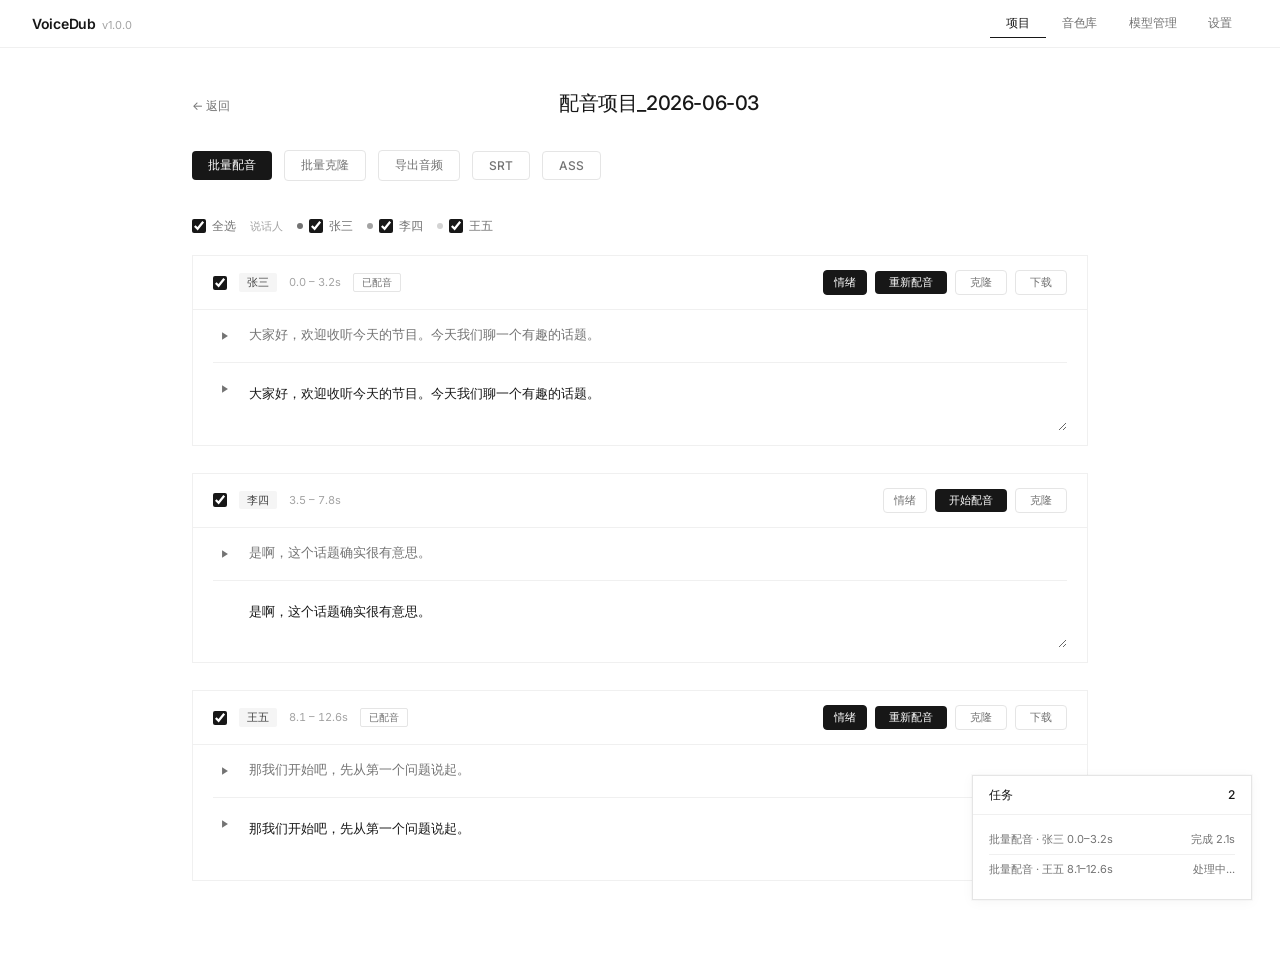
<file: frontend/previews/preview-minimal.html>
<!DOCTYPE html>
<html lang="zh-CN">
<head>
<meta charset="UTF-8">
<meta name="viewport" content="width=device-width, initial-scale=1.0">
<title>VoiceDub — 极简白风</title>
<link href="https://fonts.googleapis.com/css2?family=Inter:wght@400;500;600&display=swap" rel="stylesheet">
<style>
  :root {
    --bg: #FFFFFF; --surface: #FAFAFA;
    --border: #F0F0F0; --border-strong: #E5E5E5;
    --text: #171717; --text2: #737373; --text3: #A3A3A3;
    --accent: #171717; --accent-bg: #FAFAFA;
    --success: #171717; --danger: #DC2626;
    --radius: 4px;
  }
  *, *::before, *::after { box-sizing: border-box; margin: 0; padding: 0; }
  body {
    font-family: 'Inter', -apple-system, BlinkMacSystemFont, sans-serif;
    background: var(--bg); color: var(--text); font-size: 14px; line-height: 1.5;
    min-height: 100vh; -webkit-font-smoothing: antialiased;
  }

  /* Top Bar — ultra minimal */
  #topbar {
    background: #fff; border-bottom: 1px solid var(--border);
    display: flex; align-items: center; justify-content: space-between;
    padding: 0 32px; height: 48px; position: sticky; top: 0; z-index: 100;
  }
  #brand { font-weight: 600; font-size: 14px; cursor: pointer; letter-spacing: -0.3px; color: var(--text); }
  #version { font-size: 11px; color: var(--text3); font-weight: 400; margin-left: 6px; }
  #topbar nav { display: flex; gap: 0; }
  #topbar nav button {
    font-size: 12px; font-weight: 400; color: var(--text2); background: transparent;
    border: none; border-radius: 0; padding: 6px 16px; cursor: pointer; font-family: inherit;
    transition: color 0.15s; letter-spacing: -0.2px;
  }
  #topbar nav button:hover { color: var(--text); }
  #topbar nav button.active { color: var(--text); font-weight: 500;
    box-shadow: inset 0 -1px 0 var(--text);
  }

  main { max-width: 960px; margin: 0 auto; padding: 40px 32px 80px; }

  .page-header { display: flex; align-items: baseline; justify-content: space-between; margin-bottom: 32px; }
  .page-header h2 { font-size: 20px; font-weight: 500; letter-spacing: -0.4px; }
  .back-link { font-size: 12px; color: var(--text2); cursor: pointer; transition: color 0.15s; }
  .back-link:hover { color: var(--text); }

  /* Status Bar — barely-there */
  .status-bar {
    padding: 0 0 28px; margin-bottom: 8px; display: flex; gap: 12px; flex-wrap: wrap; align-items: center;
  }
  .btn { font-size: 12px; font-weight: 500; padding: 6px 16px; border-radius: 4px; cursor: pointer; font-family: inherit; transition: all 0.1s; display: inline-flex; align-items: center; gap: 4px; }
  .btn-accent { background: var(--accent); color: #fff; border: none; }
  .btn-accent:hover { background: #404040; }
  .btn-outline { background: transparent; border: 1px solid var(--border-strong); color: var(--text2); }
  .btn-outline:hover { border-color: #A3A3A3; color: var(--text); }
  .btn-ghost { background: transparent; border: none; color: var(--text2); padding: 4px 8px; }
  .btn-ghost:hover { color: var(--text); }

  .speaker-filter { display: flex; gap: 14px; align-items: center; margin-bottom: 20px; flex-wrap: wrap; font-size: 12px; }
  .speaker-filter label { display: flex; align-items: center; gap: 6px; cursor: pointer; color: var(--text2); margin: 0; font-size: 12px; font-weight: 400; }
  .speaker-dot { width: 6px; height: 6px; border-radius: 50%; display: inline-block; }
  input[type="checkbox"] { accent-color: var(--accent); width: 14px; height: 14px; }

  /* Segment Card */
  .segment-card {
    background: #fff; border: 1px solid var(--border); border-radius: 0;
    margin-bottom: -1px; transition: background 0.1s;
  }
  .segment-card:hover { background: #FAFAFA; }
  .seg-header {
    display: flex; align-items: center; gap: 12px; padding: 14px 20px;
    border-bottom: 1px solid var(--border); flex-wrap: wrap;
  }
  .seg-speaker {
    font-size: 11px; font-weight: 500; padding: 1px 8px; border-radius: 2px;
    letter-spacing: 0.2px;
  }
  .seg-time { font-size: 11px; color: var(--text3); font-weight: 400; font-variant-numeric: tabular-nums; }
  .seg-badge {
    font-size: 10px; padding: 1px 8px; border-radius: 2px; font-weight: 400; border: 1px solid var(--border-strong); color: var(--text2);
  }
  .seg-spacer { flex: 1; }
  .seg-actions { display: flex; gap: 8px; align-items: center; }
  .btn-sm {
    font-size: 11px; padding: 4px 14px; border-radius: 4px; font-weight: 400;
    cursor: pointer; font-family: inherit; border: none; transition: all 0.1s;
  }
  .btn-sm.accent { background: var(--accent); color: #fff; }
  .btn-sm.accent:hover { background: #404040; }
  .btn-sm.outline { background: transparent; border: 1px solid var(--border-strong); color: var(--text2); }
  .btn-sm.outline:hover { border-color: #A3A3A3; color: var(--text); }
  .btn-sm.success { background: transparent; color: var(--text2); border: 1px solid var(--border-strong); }
  .btn-sm.ghost { color: var(--text2); background: transparent; padding: 3px 8px; font-size: 11px; }
  .btn-sm.ghost:hover { color: var(--text); }

  .seg-body { display: flex; flex-direction: column; gap: 0; padding: 0 20px; }
  .text-row { display: flex; gap: 12px; align-items: flex-start; padding: 14px 0; border-bottom: 1px solid var(--border); }
  .text-row:last-child { border-bottom: none; }
  .play-dot {
    width: 24px; height: 24px; border-radius: 50%; display: flex; align-items: center; justify-content: center;
    cursor: pointer; flex-shrink: 0; color: var(--text2); transition: all 0.1s;
  }
  .play-dot:hover { color: var(--text); background: var(--surface); }
  .play-dot svg { width: 10px; height: 10px; fill: currentColor; }
  .text-orig {
    flex: 1; padding: 0; font-size: 13px; color: var(--text2); line-height: 1.6; word-break: break-word;
  }
  textarea.text-edit {
    flex: 1; padding: 6px 0; font-size: 13px; color: var(--text); font-family: inherit;
    resize: vertical; min-height: 28px; line-height: 1.6; border: none; background: transparent;
    outline: none;
  }
  textarea.text-edit:focus { background: #FAFAFA; padding: 6px 8px; margin: 0 -8px; }

  .seg-between {
    height: 28px; display: flex; align-items: center; justify-content: center;
    opacity: 0; transition: opacity 0.1s;
  }
  .seg-between:hover { opacity: 1; }
  .seg-between-inner { display: flex; gap: 12px; }

  .emo-btn {
    font-size: 11px; padding: 4px 10px; border-radius: 4px; border: 1px solid var(--border-strong);
    background: transparent; color: var(--text2); cursor: pointer; font-family: inherit;
    transition: all 0.1s; font-weight: 400;
  }
  .emo-btn.active { background: var(--accent); color: #fff; border-color: var(--accent); }

  #task-panel {
    position: fixed; bottom: 0; right: 28px; width: 280px;
    background: #fff; border: 1px solid var(--border-strong);
    box-shadow: 0 0 0 1px rgba(0,0,0,0.02), 0 2px 12px rgba(0,0,0,0.04);
    z-index: 100; font-size: 12px;
  }
  #task-panel-header {
    padding: 10px 16px; cursor: pointer; display: flex; justify-content: space-between;
    font-weight: 500; border-bottom: 1px solid var(--border); user-select: none;
    font-size: 12px;
  }
  #task-panel-body { padding: 10px 16px 16px; max-height: 200px; overflow-y: auto; }
  .task-item { padding: 6px 0; font-size: 11px; border-bottom: 1px solid var(--border); display: flex; justify-content: space-between; color: var(--text2); }
  .task-item:last-child { border-bottom: none; }

  ::-webkit-scrollbar { width: 4px; }
  ::-webkit-scrollbar-track { background: transparent; }
  ::-webkit-scrollbar-thumb { background: #E5E5E5; }
</style>
</head>
<body>

<header id="topbar">
  <div style="display:flex;align-items:baseline">
    <span id="brand">VoiceDub</span>
    <span id="version">v1.0.0</span>
  </div>
  <nav>
    <button class="active">项目</button>
    <button>音色库</button>
    <button>模型管理</button>
    <button>设置</button>
  </nav>
</header>

<main>
  <div class="page-header">
    <span class="back-link">← 返回</span>
    <h2>配音项目_2026-06-03</h2>
    <div></div>
  </div>

  <div class="status-bar">
    <button class="btn btn-accent">批量配音</button>
    <button class="btn btn-outline">批量克隆</button>
    <button class="btn btn-outline">导出音频</button>
    <button class="btn btn-outline">SRT</button>
    <button class="btn btn-outline">ASS</button>
  </div>

  <div class="speaker-filter">
    <label><input type="checkbox" checked> 全选</label>
    <span style="color:var(--text3);font-size:11px">说话人</span>
    <label><span class="speaker-dot" style="background:#737373"></span> <input type="checkbox" checked> 张三</label>
    <label><span class="speaker-dot" style="background:#A3A3A3"></span> <input type="checkbox" checked> 李四</label>
    <label><span class="speaker-dot" style="background:#D4D4D4"></span> <input type="checkbox" checked> 王五</label>
  </div>

  <div id="segments">
    <div class="segment-card">
      <div class="seg-header">
        <input type="checkbox" class="seg-checkbox" checked>
        <span class="seg-speaker" style="background:#F5F5F5;color:#404040">张三</span>
        <span class="seg-time">0.0 – 3.2s</span>
        <span class="seg-badge">已配音</span>
        <span class="seg-spacer"></span>
        <div class="seg-actions">
          <button class="emo-btn active">情绪</button>
          <button class="btn-sm accent">重新配音</button>
          <button class="btn-sm outline">克隆</button>
          <button class="btn-sm success">下载</button>
        </div>
      </div>
      <div class="seg-body">
        <div class="text-row">
          <span class="play-dot"><svg viewBox="0 0 24 24"><polygon points="5,3 19,12 5,21"/></svg></span>
          <div class="text-orig">大家好，欢迎收听今天的节目。今天我们聊一个有趣的话题。</div>
        </div>
        <div class="text-row">
          <span class="play-dot"><svg viewBox="0 0 24 24"><polygon points="5,3 19,12 5,21"/></svg></span>
          <textarea class="text-edit">大家好，欢迎收听今天的节目。今天我们聊一个有趣的话题。</textarea>
        </div>
      </div>
    </div>

    <div class="seg-between"><div class="seg-between-inner"><button class="btn-sm ghost">+ 插入</button><button class="btn-sm ghost">合并</button></div></div>

    <div class="segment-card">
      <div class="seg-header">
        <input type="checkbox" class="seg-checkbox" checked>
        <span class="seg-speaker" style="background:#F5F5F5;color:#404040">李四</span>
        <span class="seg-time">3.5 – 7.8s</span>
        <span class="seg-spacer"></span>
        <div class="seg-actions">
          <button class="emo-btn">情绪</button>
          <button class="btn-sm accent">开始配音</button>
          <button class="btn-sm outline">克隆</button>
        </div>
      </div>
      <div class="seg-body">
        <div class="text-row">
          <span class="play-dot"><svg viewBox="0 0 24 24"><polygon points="5,3 19,12 5,21"/></svg></span>
          <div class="text-orig">是啊，这个话题确实很有意思。</div>
        </div>
        <div class="text-row">
          <span class="play-dot" style="visibility:hidden"><svg viewBox="0 0 24 24"><polygon points="5,3 19,12 5,21"/></svg></span>
          <textarea class="text-edit" placeholder="编辑台词...">是啊，这个话题确实很有意思。</textarea>
        </div>
      </div>
    </div>

    <div class="seg-between"><div class="seg-between-inner"><button class="btn-sm ghost">+ 插入</button><button class="btn-sm ghost">合并</button></div></div>

    <div class="segment-card">
      <div class="seg-header">
        <input type="checkbox" class="seg-checkbox" checked>
        <span class="seg-speaker" style="background:#F5F5F5;color:#404040">王五</span>
        <span class="seg-time">8.1 – 12.6s</span>
        <span class="seg-badge">已配音</span>
        <span class="seg-spacer"></span>
        <div class="seg-actions">
          <button class="emo-btn active">情绪</button>
          <button class="btn-sm accent">重新配音</button>
          <button class="btn-sm outline">克隆</button>
          <button class="btn-sm success">下载</button>
        </div>
      </div>
      <div class="seg-body">
        <div class="text-row">
          <span class="play-dot"><svg viewBox="0 0 24 24"><polygon points="5,3 19,12 5,21"/></svg></span>
          <div class="text-orig">那我们开始吧，先从第一个问题说起。</div>
        </div>
        <div class="text-row">
          <span class="play-dot"><svg viewBox="0 0 24 24"><polygon points="5,3 19,12 5,21"/></svg></span>
          <textarea class="text-edit">那我们开始吧，先从第一个问题说起。</textarea>
        </div>
      </div>
    </div>
  </div>
</main>

<div id="task-panel">
  <div id="task-panel-header"><span>任务</span><span>2</span></div>
  <div id="task-panel-body">
    <div class="task-item"><span>批量配音 · 张三 0.0–3.2s</span><span>完成 2.1s</span></div>
    <div class="task-item"><span>批量配音 · 王五 8.1–12.6s</span><span>处理中...</span></div>
  </div>
</div>

</body>
</html>
</file>
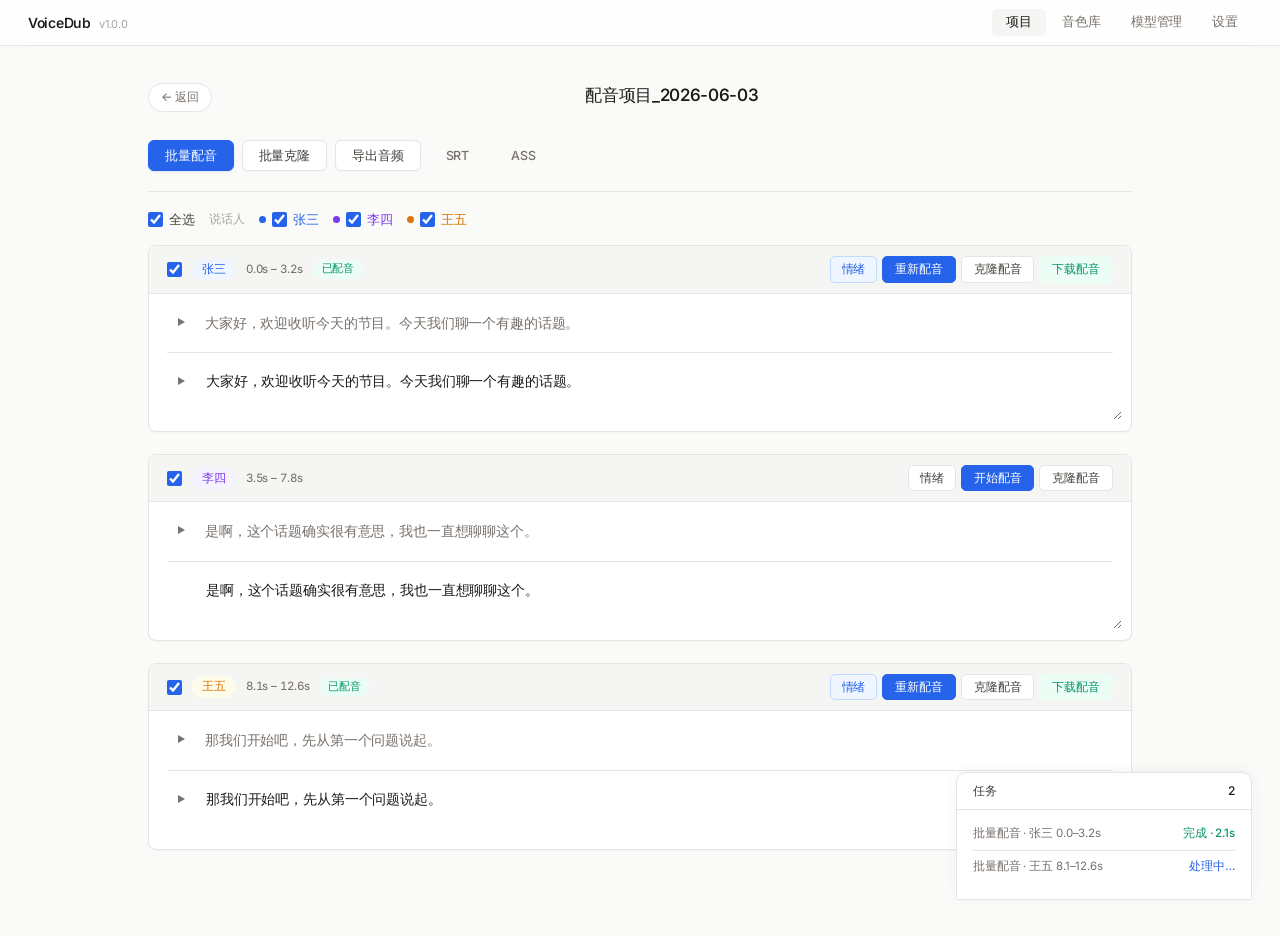
<file: frontend/previews/preview-premium-minimal.html>
<!DOCTYPE html>
<html lang="zh-CN">
<head>
<meta charset="UTF-8">
<meta name="viewport" content="width=device-width, initial-scale=1.0">
<title>VoiceDub — 高级极简风</title>
<link href="https://fonts.googleapis.com/css2?family=Inter:wght@350;400;450;500;550;600&display=swap" rel="stylesheet">
<style>
  /* ===== Design Tokens ===== */
  :root {
    --bg:        #FAFAF9;
    --surface:   #FFFFFF;
    --subtle:    #F5F5F4;
    --border:    #E7E5E4;
    --border-hi: #D6D3D1;

    --text:      #1C1917;
    --text1:     #44403C;
    --text2:     #78716C;
    --text3:     #A8A29E;
    --text4:     #D6D3D1;

    --accent:    #2563EB;
    --accent-hi: #1D4ED8;
    --accent-lo: #EFF6FF;

    --success:   #059669;
    --success-lo:#ECFDF5;
    --danger:    #DC2626;
    --danger-lo: #FEF2F2;

    --radius:  6px;
    --radius-m:8px;

    --shadow-xs: 0 1px 2px rgba(0,0,0,.03);
    --shadow-sm: 0 1px 3px rgba(0,0,0,.04), 0 1px 2px rgba(0,0,0,.03);
    --shadow-md: 0 4px 12px rgba(0,0,0,.05), 0 1px 2px rgba(0,0,0,.04);
    --shadow-lg: 0 12px 32px rgba(0,0,0,.06), 0 2px 6px rgba(0,0,0,.03);
  }

  *, *::before, *::after { box-sizing: border-box; margin: 0; padding: 0; }
  html { -webkit-font-smoothing: antialiased; -moz-osx-font-smoothing: grayscale; }

  body {
    font-family: 'Inter', -apple-system, BlinkMacSystemFont, 'Segoe UI', sans-serif;
    background: var(--bg); color: var(--text); font-size: 14px; line-height: 1.55;
    min-height: 100vh;
  }

  /* ===== Top Bar ===== */
  #topbar {
    background: rgba(255,255,255,.82); backdrop-filter: blur(12px) saturate(1.4);
    -webkit-backdrop-filter: blur(12px) saturate(1.4);
    border-bottom: 1px solid var(--border);
    display: flex; align-items: center; justify-content: space-between;
    padding: 0 28px; height: 46px;
    position: sticky; top: 0; z-index: 100;
  }
  #brand { font-weight: 550; font-size: 14px; cursor: pointer; letter-spacing: -.02em; color: var(--text); }
  #version { font-size: 11px; color: var(--text3); font-weight: 400; margin-left: 6px; letter-spacing: -.01em; }
  #topbar nav { display: flex; gap: 2px; }
  #topbar nav button {
    font-size: 12.5px; font-weight: 450; color: var(--text2); background: none;
    border: none; border-radius: 5px; padding: 5px 14px; cursor: pointer; font-family: inherit;
    letter-spacing: -.01em; transition: all .15s;
  }
  #topbar nav button:hover { color: var(--text); background: var(--subtle); }
  #topbar nav button.active {
    color: var(--text); font-weight: 500; background: var(--subtle);
  }

  /* ===== Main ===== */
  main { max-width: 1040px; margin: 0 auto; padding: 36px 28px 80px; }

  /* ===== Page Header ===== */
  .page-header { display: flex; align-items: baseline; justify-content: space-between; margin-bottom: 28px; }
  .page-header h2 { font-size: 17px; font-weight: 550; letter-spacing: -.02em; }
  .back-link {
    font-size: 12px; font-weight: 450; color: var(--text2); cursor: pointer;
    padding: 4px 12px; border: 1px solid var(--border); border-radius: 20px;
    background: var(--surface); transition: all .15s; letter-spacing: -.01em;
  }
  .back-link:hover { border-color: var(--border-hi); color: var(--text1); }

  /* ===== Toolbar ===== */
  .toolbar {
    display: flex; gap: 8px; flex-wrap: wrap; align-items: center;
    margin-bottom: 18px; padding-bottom: 20px;
    border-bottom: 1px solid var(--border);
  }
  .btn {
    font-size: 12.5px; font-weight: 500; padding: 6px 16px; border-radius: var(--radius);
    cursor: pointer; font-family: inherit; border: 1px solid transparent;
    letter-spacing: -.01em; transition: all .12s;
    display: inline-flex; align-items: center; gap: 5px;
    line-height: 1.4;
  }
  .btn-primary {
    background: var(--accent); color: #fff; border-color: var(--accent);
    font-weight: 500; box-shadow: 0 1px 2px rgba(37,99,235,.15);
  }
  .btn-primary:hover { background: var(--accent-hi); box-shadow: 0 2px 6px rgba(37,99,235,.2); }
  .btn-secondary {
    background: var(--surface); border-color: var(--border); color: var(--text1);
    box-shadow: var(--shadow-xs);
  }
  .btn-secondary:hover { border-color: var(--border-hi); background: var(--subtle); }
  .btn-ghost {
    background: none; border-color: transparent; color: var(--text2);
  }
  .btn-ghost:hover { background: var(--subtle); color: var(--text1); }
  .btn-sm {
    font-size: 11.5px; padding: 4px 12px; border-radius: 5px; font-weight: 450;
    cursor: pointer; font-family: inherit; border: 1px solid transparent;
    letter-spacing: -.01em; transition: all .12s; line-height: 1.4;
    display: inline-flex; align-items: center; gap: 4px;
  }
  .btn-sm.primary { background: var(--accent); color: #fff; border-color: var(--accent); }
  .btn-sm.primary:hover { background: var(--accent-hi); }
  .btn-sm.secondary { background: var(--surface); border-color: var(--border); color: var(--text1); }
  .btn-sm.secondary:hover { border-color: var(--border-hi); background: var(--subtle); }
  .btn-sm.ghost { background: none; border-color: transparent; color: var(--text2); padding: 4px 8px; }
  .btn-sm.ghost:hover { background: var(--subtle); color: var(--text1); }
  .btn-sm.success { background: var(--success-lo); color: var(--success); border-color: transparent; }
  .btn-sm.success:hover { background: #D1FAE5; }

  /* ===== Speaker Filter ===== */
  .filter-row {
    display: flex; gap: 14px; align-items: center; margin-bottom: 16px;
    flex-wrap: wrap; font-size: 12px;
  }
  .filter-row label {
    display: flex; align-items: center; gap: 6px; cursor: pointer;
    color: var(--text1); margin: 0; font-size: 12.5px; font-weight: 450;
  }
  .speaker-dot { width: 7px; height: 7px; border-radius: 50%; display: inline-block; flex-shrink: 0; }
  input[type="checkbox"] {
    accent-color: var(--accent); width: 15px; height: 15px; cursor: pointer;
  }

  /* ===== Segment Card ===== */
  .segment-card {
    background: var(--surface); border: 1px solid var(--border);
    border-radius: var(--radius-m); margin-bottom: 6px;
    box-shadow: var(--shadow-xs); transition: all .15s;
  }
  .segment-card:hover {
    border-color: var(--border-hi);
    box-shadow: var(--shadow-sm);
  }
  .seg-header {
    display: flex; align-items: center; gap: 10px;
    padding: 10px 18px; flex-wrap: wrap;
    border-bottom: 1px solid var(--border);
    background: var(--subtle);
    border-radius: var(--radius-m) var(--radius-m) 0 0;
  }
  .seg-checkbox { flex-shrink: 0; }
  .seg-speaker {
    font-size: 11.5px; font-weight: 500; padding: 2px 10px; border-radius: 12px;
    letter-spacing: -.01em; flex-shrink: 0;
  }
  .seg-time { font-size: 11.5px; color: var(--text2); font-weight: 450; font-variant-numeric: tabular-nums; letter-spacing: -.01em; }
  .seg-badge {
    font-size: 10.5px; font-weight: 500; padding: 1px 9px; border-radius: 10px;
    background: var(--success-lo); color: var(--success); letter-spacing: -.01em;
  }
  .seg-spacer { flex: 1; min-width: 12px; }
  .seg-actions { display: flex; gap: 5px; align-items: center; flex-wrap: wrap; }

  /* Emotion button */
  .emo-btn {
    font-size: 11.5px; font-weight: 450; padding: 4px 11px; border-radius: 5px;
    border: 1px solid var(--border); background: var(--surface); color: var(--text1);
    cursor: pointer; font-family: inherit; letter-spacing: -.01em;
    transition: all .12s; line-height: 1.4;
  }
  .emo-btn:hover { border-color: var(--border-hi); }
  .emo-btn.active {
    background: var(--accent-lo); color: var(--accent); border-color: #BFDBFE; font-weight: 500;
  }

  /* ===== Segment Body ===== */
  .seg-body { display: flex; flex-direction: column; padding: 0 18px; }
  .text-row { display: flex; gap: 10px; align-items: flex-start; padding: 12px 0; }
  .text-row + .text-row { border-top: 1px solid var(--border); }

  /* Play button */
  .play-btn {
    width: 28px; height: 28px; border-radius: 50%; display: flex; align-items: center; justify-content: center;
    cursor: pointer; flex-shrink: 0; color: var(--text2); transition: all .12s;
    margin-top: 2px;
  }
  .play-btn:hover { background: var(--accent-lo); color: var(--accent); }
  .play-btn svg { width: 12px; height: 12px; fill: currentColor; }

  /* Original text */
  .text-orig {
    flex: 1; padding: 6px 0; font-size: 13.5px; color: var(--text2);
    line-height: 1.65; word-break: break-word; letter-spacing: -.01em;
  }

  /* Editable textarea */
  textarea.text-edit {
    flex: 1; padding: 6px 10px; margin: -2px -10px;
    font-size: 13.5px; color: var(--text); font-family: inherit;
    resize: vertical; min-height: 34px; line-height: 1.65;
    border: 1px solid transparent; border-radius: 5px;
    background: transparent; outline: none;
    letter-spacing: -.01em; transition: all .12s;
  }
  textarea.text-edit:hover { background: var(--subtle); border-color: var(--border); }
  textarea.text-edit:focus {
    background: var(--surface); border-color: var(--accent);
    box-shadow: 0 0 0 3px rgba(37,99,235,.08);
    padding: 6px 10px; margin: -2px -10px;
  }

  /* ===== Between-segment zone ===== */
  .seg-between {
    height: 20px; display: flex; align-items: center; justify-content: center;
    opacity: 0; transition: opacity .15s;
    margin: -2px 0;
  }
  .seg-between:hover { opacity: 1; }
  .seg-between-inner { display: flex; gap: 10px; }
  .seg-between-inner .btn-sm.ghost {
    font-size: 11px; padding: 2px 8px; border-radius: 4px;
    background: var(--surface); border: 1px solid var(--border);
    box-shadow: var(--shadow-xs); color: var(--text2);
  }
  .seg-between-inner .btn-sm.ghost:hover {
    border-color: var(--border-hi); color: var(--accent); background: var(--accent-lo);
  }

  /* ===== Task Panel ===== */
  #task-panel {
    position: fixed; bottom: 0; right: 28px; width: 296px;
    background: var(--surface); border: 1px solid var(--border);
    border-radius: 10px 10px 0 0;
    box-shadow: 0 -2px 16px rgba(0,0,0,.04), 0 -1px 3px rgba(0,0,0,.03);
    z-index: 100; font-size: 12px;
  }
  #task-panel-header {
    padding: 9px 16px; cursor: pointer; display: flex; justify-content: space-between;
    font-weight: 500; border-bottom: 1px solid var(--border);
    user-select: none; font-size: 12px; letter-spacing: -.01em;
    color: var(--text1); border-radius: 10px 10px 0 0;
  }
  #task-panel-header:hover { background: var(--subtle); }
  #task-panel-body { padding: 8px 16px 16px; max-height: 200px; overflow-y: auto; }
  .task-item {
    padding: 7px 0; font-size: 11.5px; border-bottom: 1px solid var(--border);
    display: flex; justify-content: space-between; align-items: center;
    color: var(--text2); letter-spacing: -.01em;
  }
  .task-item:last-child { border-bottom: none; }

  /* ===== Scrollbar ===== */
  ::-webkit-scrollbar { width: 5px; }
  ::-webkit-scrollbar-track { background: transparent; }
  ::-webkit-scrollbar-thumb { background: var(--border); border-radius: 10px; }
  ::-webkit-scrollbar-thumb:hover { background: var(--border-hi); }

  /* ===== Animations ===== */
  @media (prefers-reduced-motion: no-preference) {
    .segment-card, .btn, .btn-sm, .back-link, textarea.text-edit {
      transition-duration: .12s;
    }
  }

  /* ===== Selection ===== */
  ::selection { background: rgba(37,99,235,.15); color: var(--text); }
</style>
</head>
<body>

<header id="topbar">
  <div style="display:flex;align-items:baseline;gap:2px">
    <span id="brand">VoiceDub</span>
    <span id="version">v1.0.0</span>
  </div>
  <nav>
    <button class="active">项目</button>
    <button>音色库</button>
    <button>模型管理</button>
    <button>设置</button>
  </nav>
</header>

<main>
  <div class="page-header">
    <span class="back-link">← 返回</span>
    <h2>配音项目_2026-06-03</h2>
    <div></div>
  </div>

  <div class="toolbar">
    <button class="btn btn-primary">批量配音</button>
    <button class="btn btn-secondary">批量克隆</button>
    <button class="btn btn-secondary">导出音频</button>
    <button class="btn btn-ghost">SRT</button>
    <button class="btn btn-ghost">ASS</button>
  </div>

  <div class="filter-row">
    <label><input type="checkbox" checked> 全选</label>
    <span style="color:var(--text3);font-size:12px;font-weight:450">说话人</span>
    <label style="color:#2563EB"><span class="speaker-dot" style="background:#2563EB"></span> <input type="checkbox" checked> 张三</label>
    <label style="color:#7C3AED"><span class="speaker-dot" style="background:#7C3AED"></span> <input type="checkbox" checked> 李四</label>
    <label style="color:#D97706"><span class="speaker-dot" style="background:#D97706"></span> <input type="checkbox" checked> 王五</label>
  </div>

  <div id="segments">
    <!-- Segment 1 -->
    <div class="segment-card">
      <div class="seg-header">
        <input type="checkbox" class="seg-checkbox" checked>
        <span class="seg-speaker" style="background:#EFF6FF;color:#2563EB">张三</span>
        <span class="seg-time">0.0s – 3.2s</span>
        <span class="seg-badge">已配音</span>
        <span class="seg-spacer"></span>
        <div class="seg-actions">
          <button class="emo-btn active">情绪</button>
          <button class="btn-sm primary">重新配音</button>
          <button class="btn-sm secondary">克隆配音</button>
          <button class="btn-sm success">下载配音</button>
        </div>
      </div>
      <div class="seg-body">
        <div class="text-row">
          <span class="play-btn"><svg viewBox="0 0 24 24"><polygon points="6,4 20,12 6,20"/></svg></span>
          <div class="text-orig">大家好，欢迎收听今天的节目。今天我们聊一个有趣的话题。</div>
        </div>
        <div class="text-row">
          <span class="play-btn"><svg viewBox="0 0 24 24"><polygon points="6,4 20,12 6,20"/></svg></span>
          <textarea class="text-edit">大家好，欢迎收听今天的节目。今天我们聊一个有趣的话题。</textarea>
        </div>
      </div>
    </div>

    <div class="seg-between"><div class="seg-between-inner"><button class="btn-sm ghost">+ 插入</button><button class="btn-sm ghost">合并</button></div></div>

    <!-- Segment 2 -->
    <div class="segment-card">
      <div class="seg-header">
        <input type="checkbox" class="seg-checkbox" checked>
        <span class="seg-speaker" style="background:#F5F3FF;color:#7C3AED">李四</span>
        <span class="seg-time">3.5s – 7.8s</span>
        <span class="seg-spacer"></span>
        <div class="seg-actions">
          <button class="emo-btn">情绪</button>
          <button class="btn-sm primary">开始配音</button>
          <button class="btn-sm secondary">克隆配音</button>
        </div>
      </div>
      <div class="seg-body">
        <div class="text-row">
          <span class="play-btn"><svg viewBox="0 0 24 24"><polygon points="6,4 20,12 6,20"/></svg></span>
          <div class="text-orig">是啊，这个话题确实很有意思，我也一直想聊聊这个。</div>
        </div>
        <div class="text-row">
          <span class="play-btn" style="visibility:hidden"><svg viewBox="0 0 24 24"><polygon points="6,4 20,12 6,20"/></svg></span>
          <textarea class="text-edit" placeholder="编辑台词...">是啊，这个话题确实很有意思，我也一直想聊聊这个。</textarea>
        </div>
      </div>
    </div>

    <div class="seg-between"><div class="seg-between-inner"><button class="btn-sm ghost">+ 插入</button><button class="btn-sm ghost">合并</button></div></div>

    <!-- Segment 3 -->
    <div class="segment-card">
      <div class="seg-header">
        <input type="checkbox" class="seg-checkbox" checked>
        <span class="seg-speaker" style="background:#FFFBEB;color:#D97706">王五</span>
        <span class="seg-time">8.1s – 12.6s</span>
        <span class="seg-badge">已配音</span>
        <span class="seg-spacer"></span>
        <div class="seg-actions">
          <button class="emo-btn active">情绪</button>
          <button class="btn-sm primary">重新配音</button>
          <button class="btn-sm secondary">克隆配音</button>
          <button class="btn-sm success">下载配音</button>
        </div>
      </div>
      <div class="seg-body">
        <div class="text-row">
          <span class="play-btn"><svg viewBox="0 0 24 24"><polygon points="6,4 20,12 6,20"/></svg></span>
          <div class="text-orig">那我们开始吧，先从第一个问题说起。</div>
        </div>
        <div class="text-row">
          <span class="play-btn"><svg viewBox="0 0 24 24"><polygon points="6,4 20,12 6,20"/></svg></span>
          <textarea class="text-edit">那我们开始吧，先从第一个问题说起。</textarea>
        </div>
      </div>
    </div>
  </div>
</main>

<div id="task-panel">
  <div id="task-panel-header"><span>任务</span><span style="font-weight:500;color:var(--text)">2</span></div>
  <div id="task-panel-body">
    <div class="task-item"><span>批量配音 · 张三 0.0–3.2s</span><span style="color:var(--success);font-weight:500">完成 · 2.1s</span></div>
    <div class="task-item"><span>批量配音 · 王五 8.1–12.6s</span><span style="color:var(--accent);font-weight:500">处理中…</span></div>
  </div>
</div>

</body>
</html>
</file>
